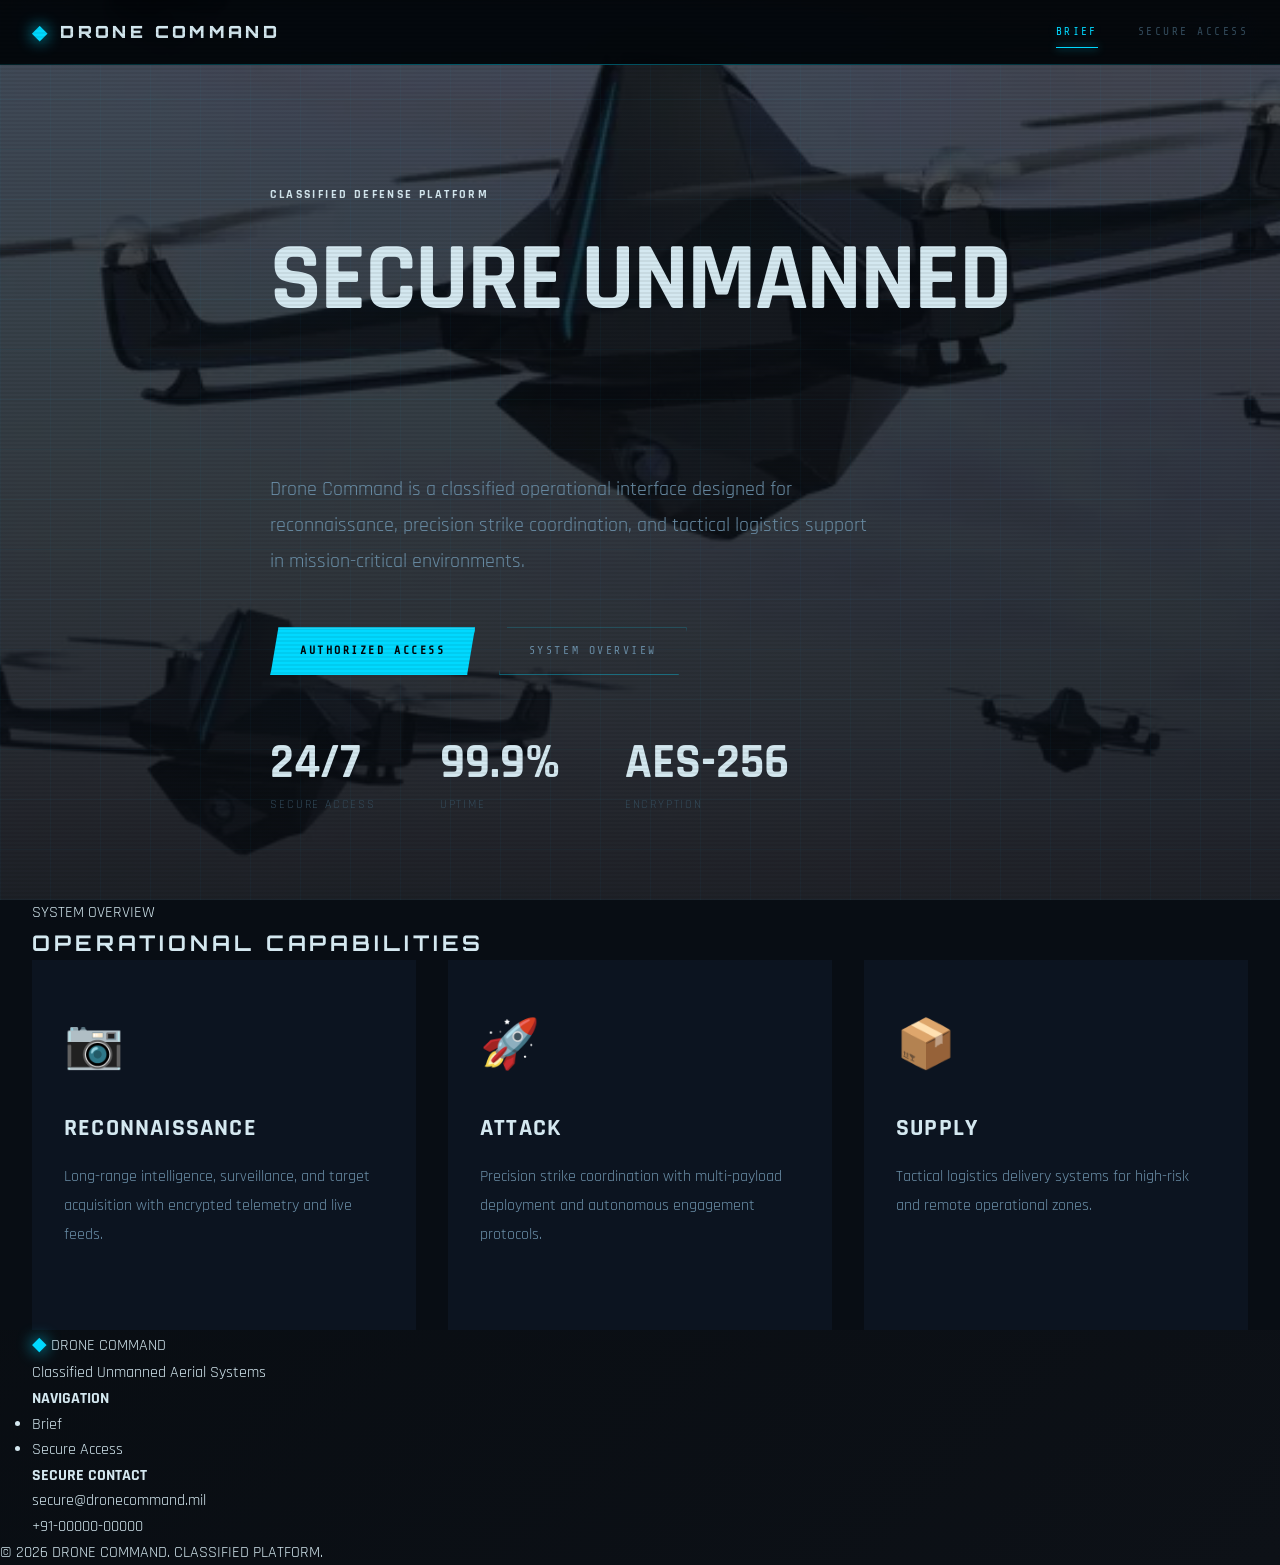
<file: html/index.html>
<!DOCTYPE html>
<html lang="en">
<head>
  <meta charset="UTF-8">
  <title>DRONE COMMAND – Military Drone Solutions</title>
  <link rel="stylesheet" href="../css/theme.css">
  <link rel="stylesheet" href="../css/home.css">

  <!-- Protection: redirect if not logged in -->
  <script>
    if (localStorage.getItem("isLoggedIn") !== "true") {
      window.location.replace("brief.html");
    }
  </script>
</head>
<body class="home-page">

<header class="main-nav">
  <div class="nav-container">
    <div class="logo">
      <span class="logo-icon">◆</span>
      <span class="logo-text">DRONE COMMAND</span>
    </div>
    <nav class="nav-links">
      <a href="index.html" class="active">HOME</a>
      <a href="recon.html">RECON</a>
      <a href="attack.html">ATTACK</a>
      <a href="supply.html">SUPPLY</a>
      <a href="#" class="logout" id="logoutBtn">LOGOUT</a>
    </nav>
  </div>
</header>

<section class="hero">
  <div class="hero-grid"></div>
  <div class="hero-content">
    <div class="hero-label"><br>ADVANCED UNMANNED SYSTEMS</div>
    <h1 class="hero-title">
      <span class="title-line">NEXT GENERATION</span>
      <span class="title-line highlight">AERIAL OPERATIONS</span>
    </h1>
    <p class="hero-subtitle">
      Strategic unmanned aerial systems engineered for reconnaissance,
      precision strike, and tactical logistics in critical operations.
    </p>
  </div>

  <div class="hero-stats">
    <div class="stat-item">
      <div class="stat-number">24/7</div>
      <div class="stat-label">OPERATIONAL</div>
    </div>
    <div class="stat-item">
      <div class="stat-number">98%</div>
      <div class="stat-label">MISSION SUCCESS</div>
    </div>
    <div class="stat-item">
      <div class="stat-number">50+</div>
      <div class="stat-label">ACTIVE UNITS</div>
    </div>
  </div>
</section>

<section class="capabilities">
  <div class="container">
    <div class="section-header">
      <div class="section-label">CORE CAPABILITIES</div>
      <h2 class="section-title">Mission-Critical Systems</h2>
    </div>

    <div class="capabilities-grid">
      <div class="capability-card">
        <div class="card-icon">📷</div>
        <h3 class="card-title">RECONNAISSANCE</h3>
        <p class="card-desc">
          Advanced surveillance and intelligence gathering with real-time data transmission.
        </p>
        <a href="recon.html" class="card-link">VIEW SYSTEMS →</a>
      </div>

      <div class="capability-card">
        <div class="card-icon">🚀</div>
        <h3 class="card-title">ATTACK</h3>
        <p class="card-desc">
          Precision strike platforms with autonomous targeting and multi-payload deployment.
        </p>
        <a href="attack.html" class="card-link">VIEW SYSTEMS →</a>
      </div>

      <div class="capability-card">
        <div class="card-icon">📦</div>
        <h3 class="card-title">SUPPLY</h3>
        <p class="card-desc">
          Tactical logistics drones for resupply in contested and remote environments.
        </p>
        <a href="supply.html" class="card-link">VIEW SYSTEMS →</a>
      </div>
    </div>
  </div>
</section>

<footer class="main-footer">
    <div class="footer-section">
      <h4 class="footer-title">SECURE CONTACT</h4>
      <p class="footer-info">secure@dronecommand.mil</p>
      <p class="footer-info">+91-00000-00000</p>
    </div>
  </div>

  <div class="footer-bottom">
    <p>&copy; 2026 DRONE COMMAND. CLASSIFIED TECHNOLOGY.</p>
  </div>
</footer>

<script>
  document.getElementById("logoutBtn").addEventListener("click", function (e) {
    e.preventDefault();
    localStorage.removeItem("isLoggedIn");
    window.location.replace("brief.html");
  });
</script>

</body>
</html>
</file>
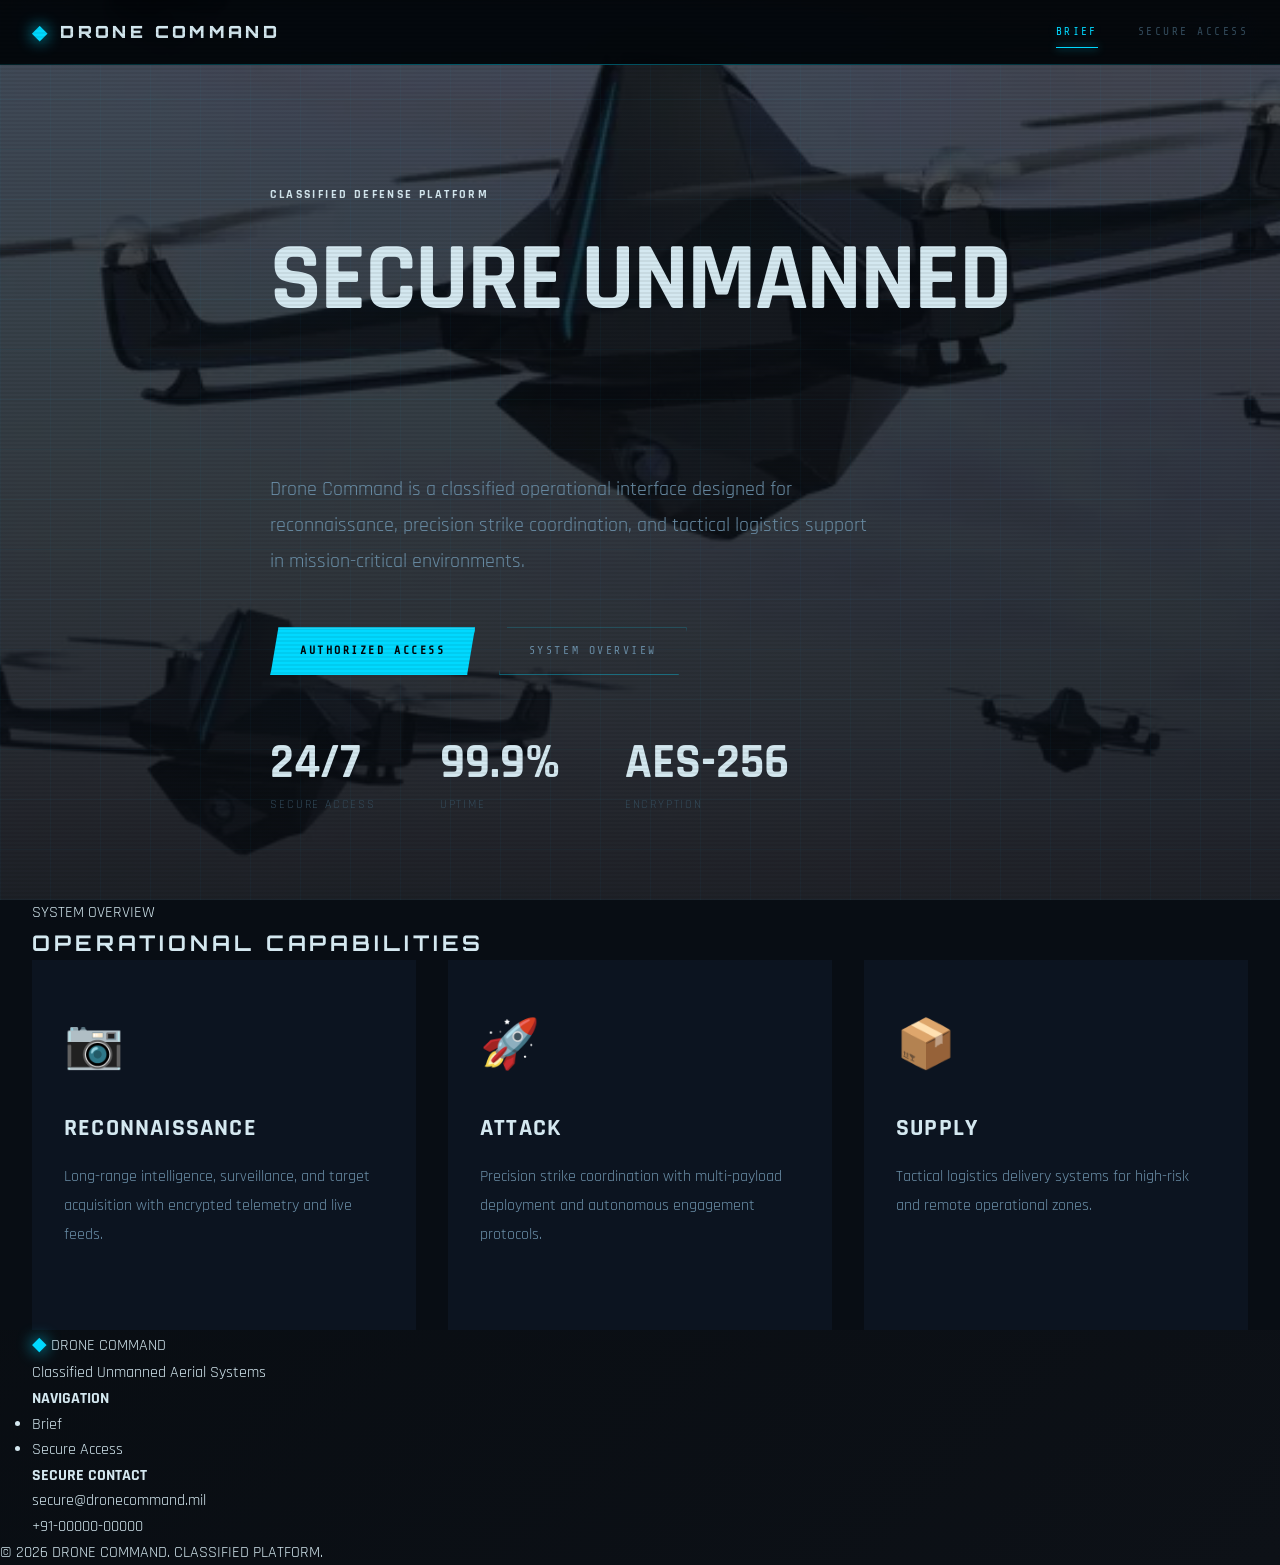
<file: html/attack.html>
<!DOCTYPE html>
<html lang="en">
<head>
  <meta charset="UTF-8">
  <title>Attack – Drone Command</title>
  <meta name="viewport" content="width=device-width, initial-scale=1.0">
  <link rel="stylesheet" href="../css/theme.css">
  <link rel="stylesheet" href="../css/attack.css">
  <script>
    if (localStorage.getItem("isLoggedIn") !== "true") {
      window.location.replace("brief.html");
    }
  </script>
</head>
<body class="attack-page">

<header class="main-nav">
  <div class="nav-container">
    <div class="logo">
      <span class="logo-icon">◆</span>
      <span class="logo-text">DRONE COMMAND</span>
    </div>
    <nav class="nav-links">
      <a href="index.html">HOME</a>
      <a href="recon.html">RECON</a>
      <a href="attack.html" class="active">ATTACK</a>
      <a href="supply.html">SUPPLY</a>
      <a href="#" id="logoutBtn">LOGOUT</a>
    </nav>
  </div>
</header>

<section class="attack-hero">
  <div class="attack-hero-bg">
    <div class="hex-grid"></div>
    <div class="pulse-rings"></div>
    <div class="scan-beams"></div>
  </div>
  <div class="container attack-hero-content">
    <div class="hero-text">
      <span class="hero-badge glow">COMBAT OPERATIONS</span>
      <h1 class="attack-title">
        <span class="title-main">PRECISION STRIKE SYSTEMS</span>
      </h1>
      <p class="attack-subtitle">
        Autonomous aerial strike platforms optimized for high-risk combat scenarios.
      </p>
    </div>
  </div>
</section>

<section class="attack-systems">
  <div class="mission-section container">
    <h2 class="section-title futuristic">Mission Parameters</h2>

    <div class="mission-form">
      <input type="number" id="attack-distance" placeholder="Distance (km)" min="0">
      <input type="number" id="attack-payload" placeholder="Payload Required (kg)" min="0">
      <input type="number" id="attack-duration" placeholder="Duration (hrs)" min="0" step="0.5">
      <select id="attack-strike">
        <option value="">Strike Mode</option>
        <option value="precision">Precision Strike</option>
        <option value="area_suppression">Area Suppression</option>
      </select>
      <select id="attack-stealth">
        <option value="">Stealth Required</option>
        <option value="low">Low</option>
        <option value="medium">Medium</option>
        <option value="high">High</option>
      </select>
      <button class="btn btn-primary attack-recommend-btn" id="attack-btn">RECOMMEND DRONE</button>
    </div>
  </div>

  <div class="container">
    <div class="systems-header">
      <h2 class="section-title futuristic">Recommended Drone</h2>
      <div class="header-line"></div>
    </div>

    <div class="attack-grid">
      <div class="attack-card">
        <div class="attack-card-header">
          <span class="attack-card-designation">RECOMMENDED DRONE</span>
          <span class="attack-card-status">
            <span class="attack-status-dot"></span>
            <span id="attack-condition">—</span>
          </span>
        </div>

        <h3 class="attack-model-name" id="attack-name">—</h3>
        <p class="attack-model-desc" id="attack-sensors">Enter mission parameters above and click Recommend Drone.</p>

        <div class="attack-specs">
          <div class="spec-row">
            <span class="spec-name">Range</span>
            <span class="spec-dots"></span>
            <span class="spec-val" id="attack-range">— km</span>
          </div>
          <div class="spec-row">
            <span class="spec-name">Payload</span>
            <span class="spec-dots"></span>
            <span class="spec-val" id="attack-payload-val">— kg</span>
          </div>
          <div class="spec-row">
            <span class="spec-name">Endurance</span>
            <span class="spec-dots"></span>
            <span class="spec-val" id="attack-endurance">— hrs</span>
          </div>
          <div class="spec-row">
            <span class="spec-name">Strike Mode</span>
            <span class="spec-dots"></span>
            <span class="spec-val" id="attack-strike-val">—</span>
          </div>
          <div class="spec-row">
            <span class="spec-name">Stealth</span>
            <span class="spec-dots"></span>
            <span class="spec-val" id="attack-stealth-val">—</span>
          </div>
        </div>

        <button class="attack-btn" id="attack-select-btn" onclick="window._selectDrone('attack')">SELECT DRONE</button>
      </div>
    </div>
  </div>
</section>

<script>
  document.getElementById("logoutBtn").onclick = function () {
    localStorage.removeItem("isLoggedIn");
    localStorage.removeItem("username");
    localStorage.removeItem("full_name");
    localStorage.removeItem("role");
    window.location.replace("brief.html");
  };

  document.getElementById("attack-btn").addEventListener("click", async function () {
    const distance = document.getElementById("attack-distance").value;
    const payload  = document.getElementById("attack-payload").value;
    const duration = document.getElementById("attack-duration").value;
    const strike   = document.getElementById("attack-strike").value;
    const stealth  = document.getElementById("attack-stealth").value;

    const params = new URLSearchParams({ type: "attack" });
    if (distance) params.append("range_km", distance);
    if (payload)  params.append("payload_kg", payload);
    if (duration) params.append("endurance_hrs", duration);
    if (strike)   params.append("strike_mode", strike);
    if (stealth)  params.append("stealth_level", stealth);

    try {
      const response = await fetch(`http://127.0.0.1:5000/drones/recommend?${params}`);
      const drone = await response.json();

      if (drone.name) {
        document.getElementById("attack-name").textContent        = drone.name;
        document.getElementById("attack-sensors").textContent     = drone.sensors;
        document.getElementById("attack-range").textContent       = drone.range_km + " km";
        document.getElementById("attack-payload-val").textContent = drone.payload_kg + " kg";
        document.getElementById("attack-endurance").textContent   = drone.endurance_hrs + " hrs";
        document.getElementById("attack-strike-val").textContent  = drone.strike_mode.replace("_", " ").toUpperCase();
        document.getElementById("attack-stealth-val").textContent = drone.stealth_level.toUpperCase();
        document.getElementById("attack-condition").textContent   = drone.drone_condition.toUpperCase();
      } else {
        document.getElementById("attack-name").textContent    = "No match found";
        document.getElementById("attack-sensors").textContent = "Try adjusting your mission parameters.";
      }
    } catch (error) {
      document.getElementById("attack-name").textContent    = "Connection error";
      document.getElementById("attack-sensors").textContent = "Make sure the backend is running on port 5000.";
    }
  });
</script>

<script src="../js/drone-sim.js"></script>
<script>
  window._selectDrone = function (type) {
    const name = document.getElementById('attack-name').textContent;
    if (!name || name === '—' || name === 'No match found' || name === 'Connection error') {
      alert('Please recommend a drone first before selecting.');
      return;
    }
    DroneSim.trigger({
      type,
      name,
      range_km      : document.getElementById('attack-range').textContent,
      payload_kg    : document.getElementById('attack-payload-val').textContent,
      endurance_hrs : document.getElementById('attack-endurance').textContent,
      stealth_level : document.getElementById('attack-stealth-val').textContent,
      strike_mode   : document.getElementById('attack-strike-val').textContent,
    });
  };
</script>
</body>
</html>
</file>
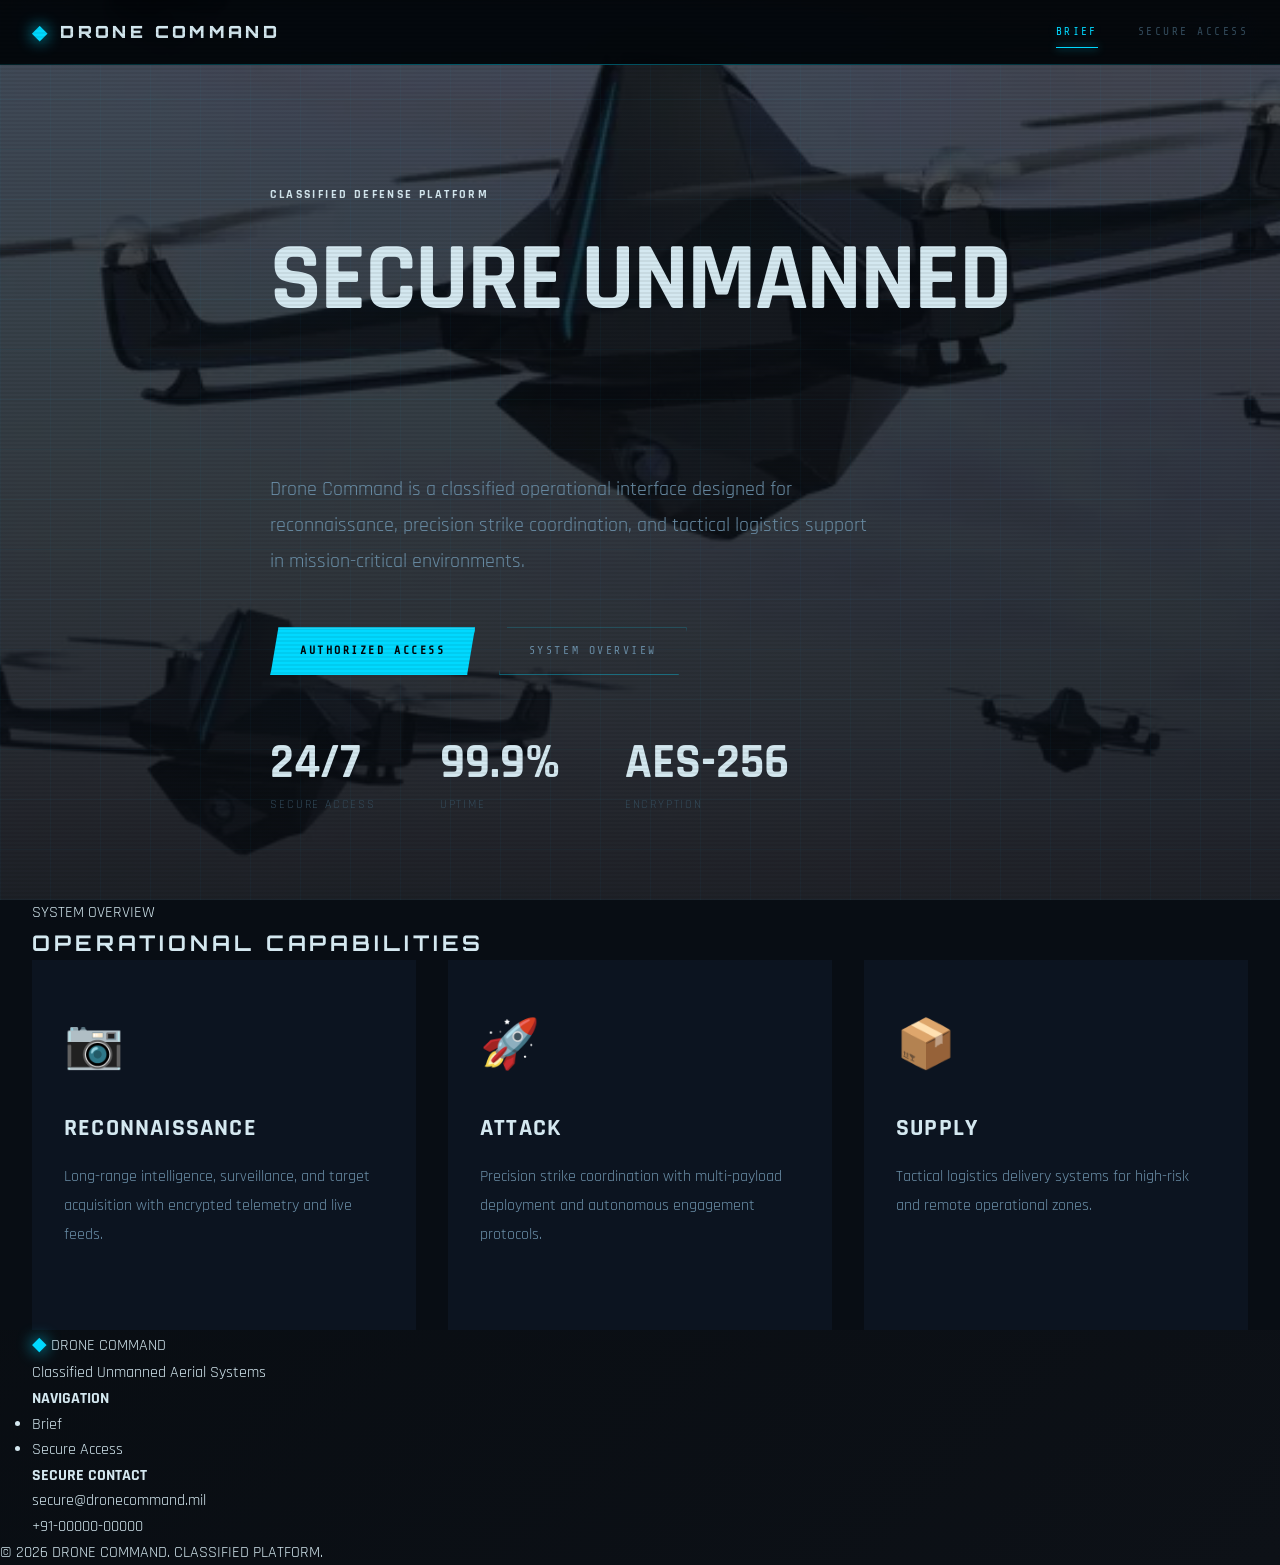
<file: html/brief.html>
<!DOCTYPE html>
<html lang="en">
<head>
  <meta charset="UTF-8">
  <title>Drone Command – System Brief</title>
  <meta name="viewport" content="width=device-width, initial-scale=1.0">
  <link rel="stylesheet" href="../css/theme.css">
  <link rel="stylesheet" href="../css/brief.css">
</head>
<body class="brief-page">

<header class="main-nav">
  <div class="nav-container">
    <div class="logo">
      <span class="logo-icon">◆</span>
      <span class="logo-text">DRONE COMMAND</span>
    </div>
    <nav class="nav-links">
      <a href="brief.html" class="active">BRIEF</a>
      <a href="login.html">SECURE ACCESS</a>
    </nav>
  </div>
</header>

<section class="hero">
  <div class="hero-grid"></div>

  <div class="hero-content">
    <div class="hero-label"><br>CLASSIFIED DEFENSE PLATFORM</div>

    <h1 class="hero-title">
      <span class="title-line">SECURE UNMANNED</span>
      <span class="title-line highlight">AERIAL COMMAND</span>
    </h1>

    <p class="hero-subtitle">
      Drone Command is a classified operational interface designed for
      reconnaissance, precision strike coordination, and tactical logistics
      support in mission-critical environments.
    </p>

    <div class="hero-cta">
      <a href="login.html" class="btn btn-primary">AUTHORIZED ACCESS</a>
      <a href="#overview" class="btn btn-secondary">SYSTEM OVERVIEW</a>
    </div>

    <div class="hero-stats">
      <div class="stat-item">
        <div class="stat-number">24/7</div>
        <div class="stat-label">SECURE ACCESS</div>
      </div>
      <div class="stat-item">
        <div class="stat-number">99.9%</div>
        <div class="stat-label">UPTIME</div>
      </div>
      <div class="stat-item">
        <div class="stat-number">AES-256</div>
        <div class="stat-label">ENCRYPTION</div>
      </div>
    </div>
  </div>
</section>

<section id="overview" class="capabilities">
  <div class="container">
    <div class="section-header">
      <div class="section-label">SYSTEM OVERVIEW</div>
      <h2 class="section-title">Operational Capabilities</h2>
    </div>

    <div class="capabilities-grid">
      <div class="capability-card">
        <div class="card-icon">📷</div>
        <h3 class="card-title">RECONNAISSANCE</h3>
        <p class="card-desc">
          Long-range intelligence, surveillance, and target acquisition
          with encrypted telemetry and live feeds.
        </p>
      </div>

      <div class="capability-card">
        <div class="card-icon">🚀</div>
        <h3 class="card-title">ATTACK</h3>
        <p class="card-desc">
          Precision strike coordination with multi-payload deployment
          and autonomous engagement protocols.
        </p>
      </div>

      <div class="capability-card">
        <div class="card-icon">📦</div>
        <h3 class="card-title">SUPPLY</h3>
        <p class="card-desc">
          Tactical logistics delivery systems for high-risk and remote
          operational zones.
        </p>
      </div>
    </div>
  </div>
</section>

<footer class="main-footer">
  <div class="container footer-content">
    <div class="footer-section">
      <div class="footer-logo">
        <span class="logo-icon">◆</span>
        <span class="logo-text">DRONE COMMAND</span>
      </div>
      <p class="footer-tagline">Classified Unmanned Aerial Systems</p>
    </div>

    <div class="footer-section">
      <h4 class="footer-title">NAVIGATION</h4>
      <ul class="footer-links">
        <li><a href="brief.html">Brief</a></li>
        <li><a href="login.html">Secure Access</a></li>
      </ul>
    </div>

    <div class="footer-section">
      <h4 class="footer-title">SECURE CONTACT</h4>
      <p class="footer-info">secure@dronecommand.mil</p>
      <p class="footer-info">+91-00000-00000</p>
    </div>
  </div>

  <div class="footer-bottom">
    <p>&copy; 2026 DRONE COMMAND. CLASSIFIED PLATFORM.</p>
  </div>
</footer>

</body>
</html>
</file>
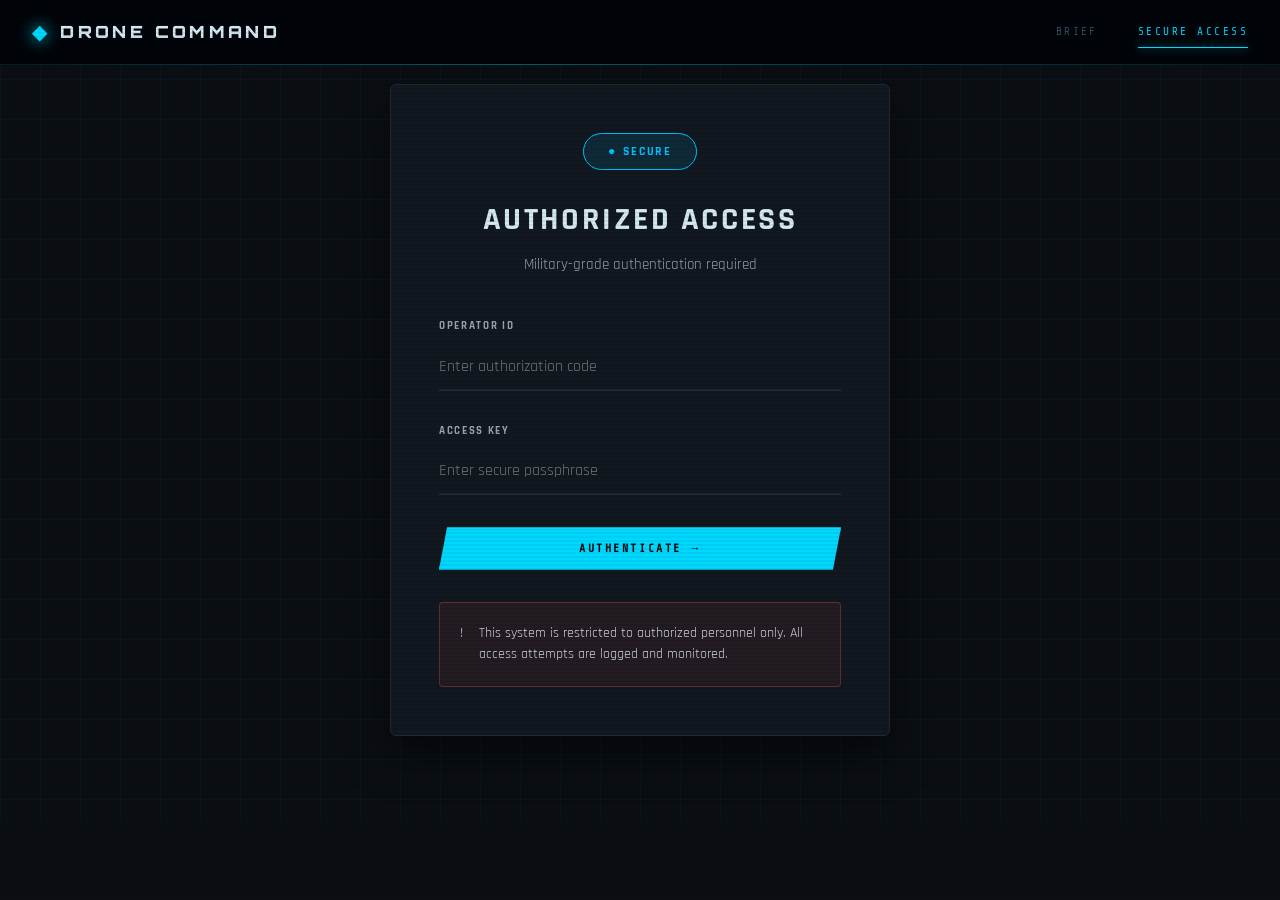
<file: html/login.html>
<!DOCTYPE html>
<html lang="en">
<head>
  <meta charset="UTF-8">
  <title>Secure Access – Drone Command</title>
  <meta name="viewport" content="width=device-width, initial-scale=1.0">
  <link rel="stylesheet" href="../css/theme.css">
  <link rel="stylesheet" href="../css/login.css">
</head>
<body class="login-page">

<header class="main-nav">
  <div class="nav-container">
    <div class="logo">
      <span class="logo-icon">◆</span>
      <span class="logo-text">DRONE COMMAND</span>
    </div>
    <nav class="nav-links">
      <a href="brief.html">BRIEF</a>
      <a href="login.html" class="active">SECURE ACCESS</a>
    </nav>
  </div>
</header>

<section class="login-section">
  <div class="login-background">
    <div class="scan-line"></div>
    <div class="grid-overlay"></div>
  </div>

  <div class="login-container">
    <div class="login-header">
      <div class="security-badge">
        <div class="badge-inner">
          <span class="badge-icon">●</span>
          <span class="badge-status">SECURE</span>
        </div>
      </div>
      <h1 class="login-title">AUTHORIZED ACCESS</h1>
      <p class="login-subtitle">Military-grade authentication required</p>
    </div>

    <form class="login-form" id="loginForm">
      <div class="form-group">
        <label class="form-label">OPERATOR ID</label>
        <input id="username" type="text" class="form-input" placeholder="Enter authorization code" required>
        <div class="input-line"></div>
      </div>

      <div class="form-group">
        <label class="form-label">ACCESS KEY</label>
        <input id="password" type="password" class="form-input" placeholder="Enter secure passphrase" required>
        <div class="input-line"></div>
      </div>

      <p id="error-msg" style="color: red; font-size: 0.8rem; display: none; margin-bottom: 1rem;">
        Invalid credentials. Access denied.
      </p>

      <button type="submit" class="btn btn-primary btn-full">
        <span>AUTHENTICATE</span>
        <span class="btn-arrow">→</span>
      </button>

      <div class="security-notice">
        <div class="notice-icon">!</div>
        <p>
          This system is restricted to authorized personnel only.
          All access attempts are logged and monitored.
        </p>
      </div>
    </form>
  </div>
</section>

<script>
  document.getElementById("loginForm").addEventListener("submit", async function (e) {
    e.preventDefault();

    const username = document.getElementById("username").value.trim();
    const password = document.getElementById("password").value;
    const errorMsg = document.getElementById("error-msg");

    try {
      const response = await fetch(
        `http://127.0.0.1:5000/login?username=${username}&password=${password}`
      );
      const data = await response.json();

      if (data.success) {
        // store user info for use across pages
        localStorage.setItem("isLoggedIn", "true");
        localStorage.setItem("username", data.username);
        localStorage.setItem("full_name", data.full_name);
        localStorage.setItem("role", data.role);
        window.location.replace("index.html");
      } else {
        errorMsg.style.display = "block";
      }
    } catch (error) {
      errorMsg.textContent = "Could not connect to server. Make sure the backend is running.";
      errorMsg.style.display = "block";
    }
  });
</script>

</body>
</html>
</file>
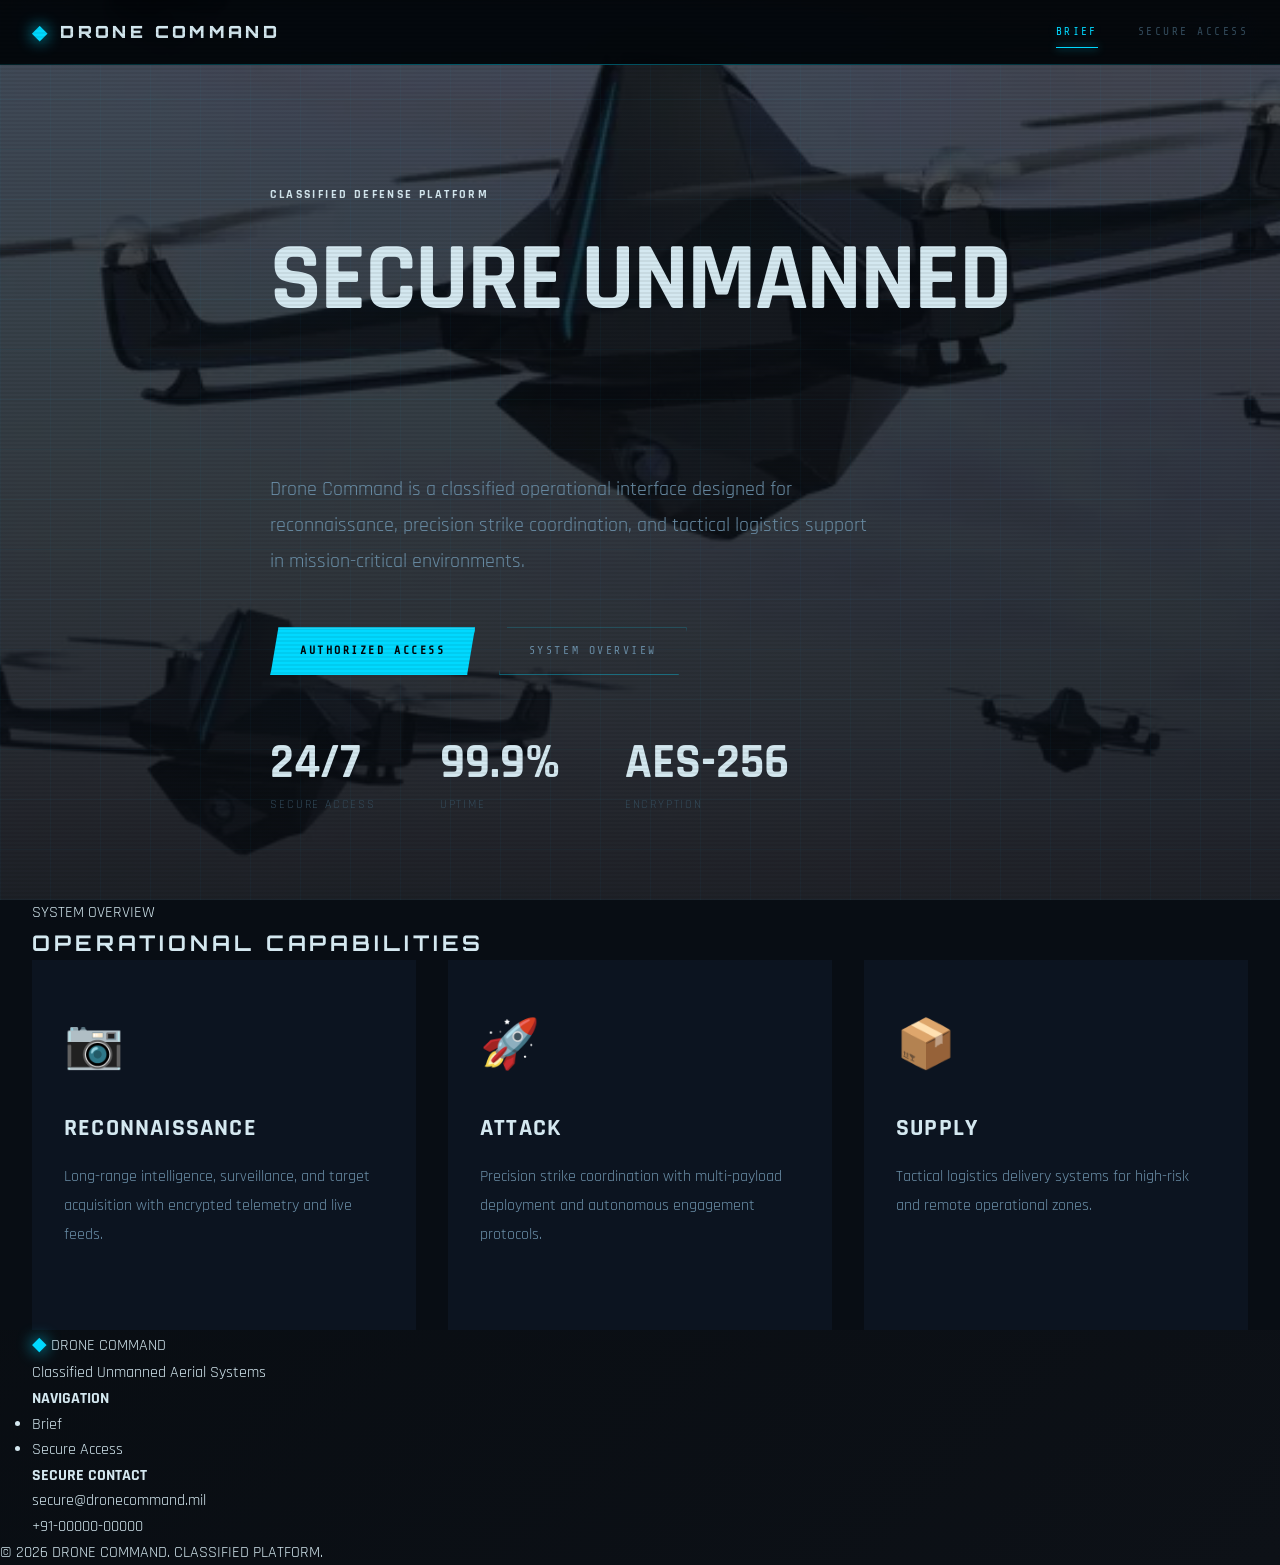
<file: html/recon.html>
<!DOCTYPE html>
<html lang="en">
<head>
  <meta charset="UTF-8">
  <title>Reconnaissance – Drone Command</title>
  <meta name="viewport" content="width=device-width, initial-scale=1.0">
  <link rel="stylesheet" href="../css/theme.css">
  <link rel="stylesheet" href="../css/recon.css">
  <script>
    if (localStorage.getItem("isLoggedIn") !== "true") {
      window.location.replace("brief.html");
    }
  </script>
</head>
<body class="recon-page">

<header class="main-nav">
  <div class="nav-container">
    <div class="logo">
      <span class="logo-icon">◆</span>
      <span class="logo-text">DRONE COMMAND</span>
    </div>
    <nav class="nav-links">
      <a href="index.html">HOME</a>
      <a href="recon.html" class="active">RECON</a>
      <a href="attack.html">ATTACK</a>
      <a href="supply.html">SUPPLY</a>
      <a href="#" id="logoutBtn">LOGOUT</a>
    </nav>
  </div>
</header>

<section class="recon-hero">
  <div class="recon-hero-bg">
    <div class="tactical-grid"></div>
    <div class="radar-sweep"></div>
  </div>
  <div class="container">
    <div class="recon-hero-content">
      <div class="hero-badge">ISR OPERATIONS</div>
      <h1 class="recon-title">RECONNAISSANCE SYSTEMS</h1>
      <p class="recon-subtitle">Modern tactical intelligence platforms.</p>
    </div>
  </div>
</section>

<section class="mission-section container">
  <h2 class="section-title">Mission Parameters</h2>

  <div class="mission-form">
    <input type="number" id="recon-distance" placeholder="Distance (km)" min="0">
    <input type="number" id="recon-duration" placeholder="Duration (hrs)" min="0" step="0.5">
    <select id="recon-sensor">
      <option value="">Sensor Type</option>
      <option value="EO">EO / Optical</option>
      <option value="Thermal">Thermal</option>
      <option value="IR">IR</option>
      <option value="SAR">SAR Radar</option>
    </select>
    <select id="recon-stealth">
      <option value="">Stealth Required</option>
      <option value="low">Low</option>
      <option value="medium">Medium</option>
      <option value="high">High</option>
    </select>
    <button class="btn btn-primary" id="recon-btn">RECOMMEND DRONE</button>
  </div>
</section>

<section class="recon-systems container">
  <div class="systems-header">
    <h2 class="section-title">Recommended Drone</h2>
    <div class="recon-header-line"></div>
  </div>

  <div class="recon-grid">
    <div class="recon-card">
      <div class="recon-card-header">
        <span class="recon-card-designation">RECOMMENDED DRONE</span>
        <span class="recon-card-status">
          <span class="recon-status-dot"></span>
          <span id="recon-condition">—</span>
        </span>
      </div>

      <h3 class="recon-model-name" id="recon-name">—</h3>
      <p class="recon-model-desc" id="recon-sensors">Enter mission parameters above and click Recommend Drone.</p>

      <div class="recon-specs">
        <div class="spec-row">
          <span class="spec-name">Range</span>
          <span class="recon-spec-dots"></span>
          <span class="spec-val" id="recon-range">— km</span>
        </div>
        <div class="spec-row">
          <span class="spec-name">Endurance</span>
          <span class="recon-spec-dots"></span>
          <span class="spec-val" id="recon-endurance">— hrs</span>
        </div>
        <div class="spec-row">
          <span class="spec-name">Stealth</span>
          <span class="recon-spec-dots"></span>
          <span class="spec-val" id="recon-stealth-val">—</span>
        </div>
        <div class="spec-row">
          <span class="spec-name">Payload</span>
          <span class="recon-spec-dots"></span>
          <span class="spec-val" id="recon-payload">— kg</span>
        </div>
      </div>

      <button class="recon-select-btn" id="recon-select-btn" onclick="window._selectDrone('recon')">SELECT DRONE</button>
    </div>
  </div>
</section>

<script>
  document.getElementById("logoutBtn").onclick = function () {
    localStorage.removeItem("isLoggedIn");
    localStorage.removeItem("username");
    localStorage.removeItem("full_name");
    localStorage.removeItem("role");
    window.location.replace("brief.html");
  };

  document.getElementById("recon-btn").addEventListener("click", async function () {
    const distance = document.getElementById("recon-distance").value;
    const duration = document.getElementById("recon-duration").value;
    const stealth  = document.getElementById("recon-stealth").value;

    const params = new URLSearchParams({ type: "recon" });
    if (distance) params.append("range_km", distance);
    if (duration) params.append("endurance_hrs", duration);
    if (stealth)  params.append("stealth_level", stealth);

    try {
      const response = await fetch(`http://127.0.0.1:5000/drones/recommend?${params}`);
      const drone = await response.json();

      if (drone.name) {
        document.getElementById("recon-name").textContent      = drone.name;
        document.getElementById("recon-sensors").textContent   = drone.sensors;
        document.getElementById("recon-range").textContent     = drone.range_km + " km";
        document.getElementById("recon-endurance").textContent = drone.endurance_hrs + " hrs";
        document.getElementById("recon-stealth-val").textContent = drone.stealth_level.toUpperCase();
        document.getElementById("recon-payload").textContent   = drone.payload_kg + " kg";
        document.getElementById("recon-condition").textContent = drone.drone_condition.toUpperCase();
      } else {
        document.getElementById("recon-name").textContent    = "No match found";
        document.getElementById("recon-sensors").textContent = "Try adjusting your mission parameters.";
      }
    } catch (error) {
      document.getElementById("recon-name").textContent    = "Connection error";
      document.getElementById("recon-sensors").textContent = "Make sure the backend is running on port 5000.";
    }
  });
</script>

<script src="../js/drone-sim.js"></script>
<script>
  window._selectDrone = function (type) {
    const name = document.getElementById('recon-name').textContent;
    if (!name || name === '—' || name === 'No match found' || name === 'Connection error') {
      alert('Please recommend a drone first before selecting.');
      return;
    }
    DroneSim.trigger({
      type,
      name,
      range_km      : document.getElementById('recon-range').textContent,
      payload_kg    : document.getElementById('recon-payload').textContent,
      endurance_hrs : document.getElementById('recon-endurance').textContent,
      stealth_level : document.getElementById('recon-stealth-val').textContent,
    });
  };
</script>
</body>
</html>
</file>
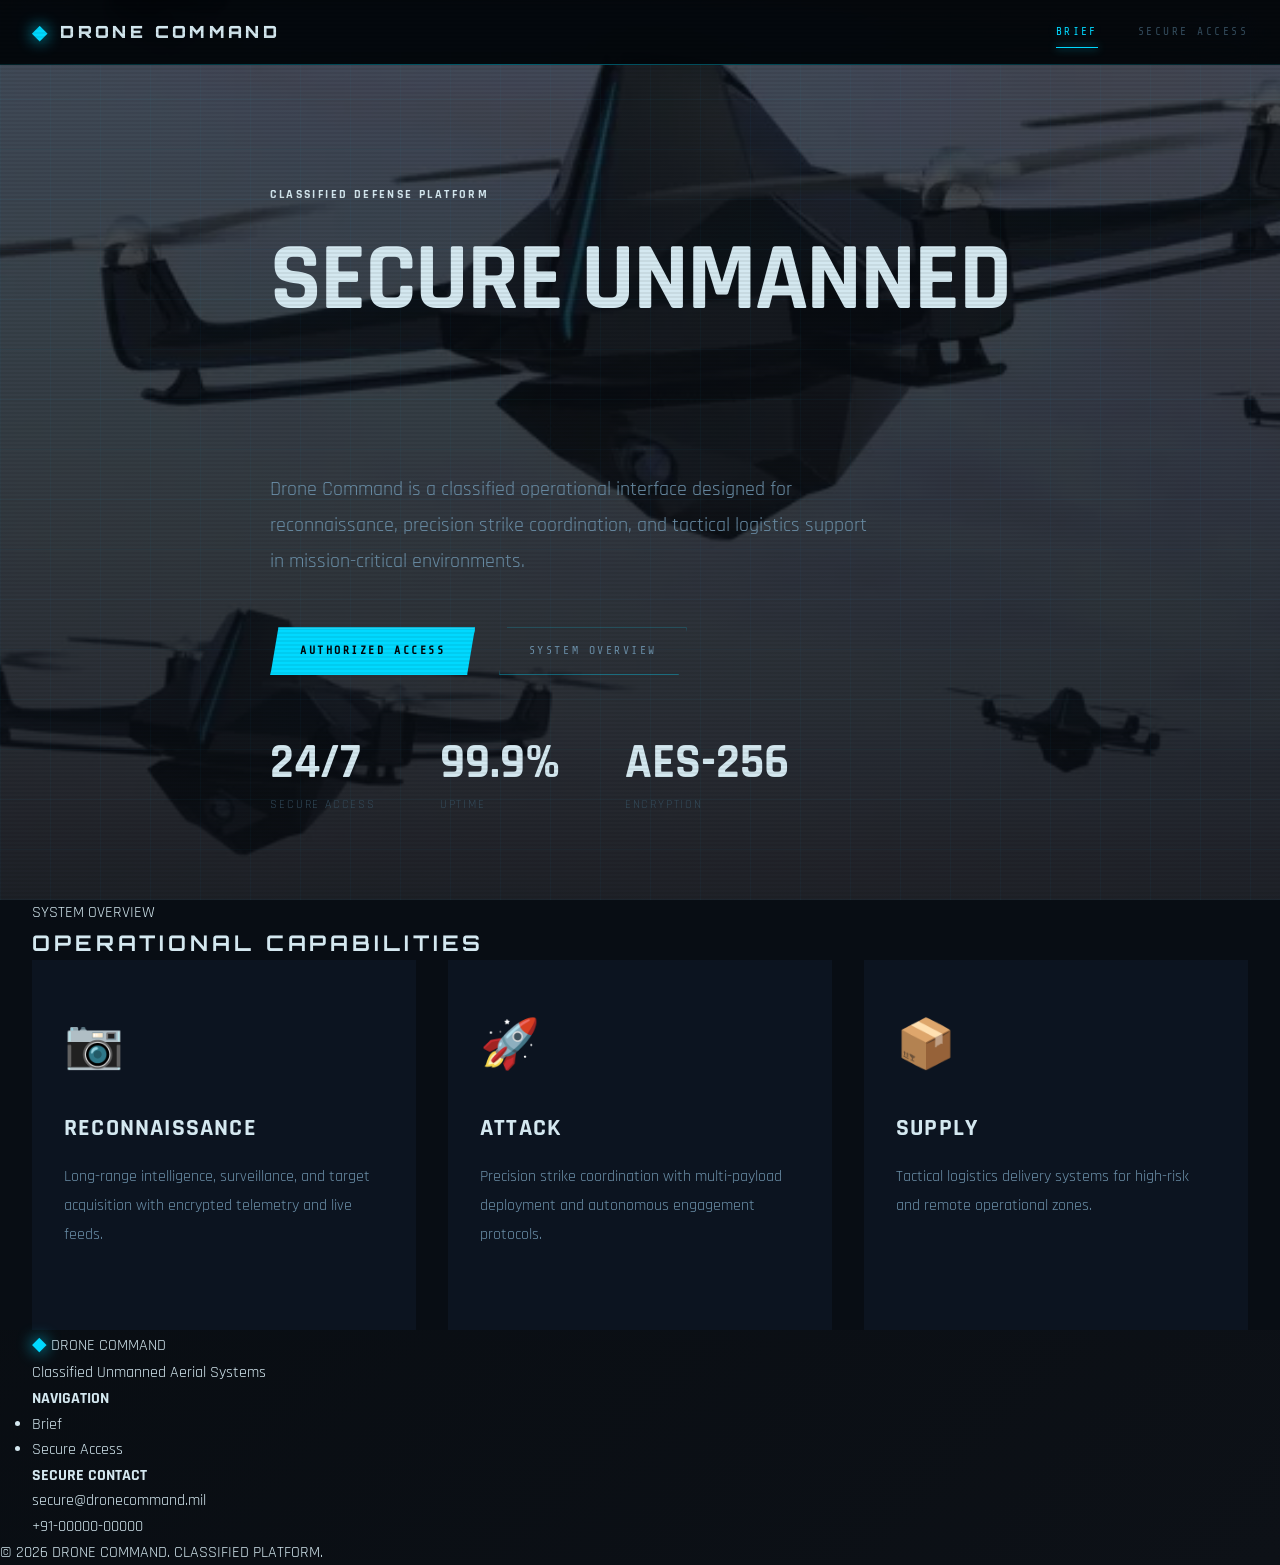
<file: html/supply.html>
<!DOCTYPE html>
<html lang="en">
<head>
  <meta charset="UTF-8">
  <title>Supply – Drone Command</title>
  <meta name="viewport" content="width=device-width, initial-scale=1.0">
  <link rel="stylesheet" href="../css/theme.css">
  <link rel="stylesheet" href="../css/supply.css">
  <script>
    if (localStorage.getItem("isLoggedIn") !== "true") {
      window.location.replace("brief.html");
    }
  </script>
</head>
<body class="supply-page">

<header class="main-nav">
  <div class="nav-container">
    <div class="logo">
      <span class="logo-icon">◆</span>
      <span class="logo-text">DRONE COMMAND</span>
    </div>
    <nav class="nav-links">
      <a href="index.html">HOME</a>
      <a href="recon.html">RECON</a>
      <a href="attack.html">ATTACK</a>
      <a href="supply.html" class="active">SUPPLY</a>
      <a href="#" id="logoutBtn">LOGOUT</a>
    </nav>
  </div>
</header>

<section class="supply-hero">
  <div class="supply-hero-bg">
    <div class="industrial-pattern"></div>
    <div class="cargo-pulse"></div>
  </div>
  <div class="container">
    <div class="supply-hero-content">
      <div class="supply-hero-badge">LOGISTICS SUPPORT</div>
      <h1 class="supply-title">TACTICAL CARGO SYSTEMS</h1>
      <p class="supply-subtitle">Autonomous logistics and resupply platforms.</p>
    </div>
  </div>
</section>

<section class="mission-section container">
  <h2 class="section-title">Mission Parameters</h2>

  <div class="mission-form">
    <input type="number" id="supply-distance" placeholder="Distance (km)" min="0">
    <input type="number" id="supply-cargo" placeholder="Cargo Weight (kg)" min="0">
    <input type="number" id="supply-duration" placeholder="Duration (hrs)" min="0" step="0.5">
    <select id="supply-delivery">
      <option value="">Delivery Mode</option>
      <option value="drop">Drop</option>
      <option value="land">Land</option>
    </select>
    <button class="btn supply-recommend-btn" id="supply-btn">RECOMMEND DRONE</button>
  </div>
</section>

<section class="supply-systems container">
  <div class="systems-header">
    <h2 class="section-title">Recommended Drone</h2>
    <div class="supply-header-line"></div>
  </div>

  <div class="supply-grid">
    <div class="supply-card">
      <div class="supply-card-header">
        <span class="supply-card-designation">RECOMMENDED DRONE</span>
        <span class="supply-card-status">
          <span class="supply-status-dot"></span>
          <span id="supply-condition">—</span>
        </span>
      </div>

      <h3 class="supply-model-name" id="supply-name">—</h3>
      <p class="supply-model-desc" id="supply-sensors">Enter mission parameters above and click Recommend Drone.</p>

      <div class="supply-specs">
        <div class="spec-row">
          <span class="spec-name">Range</span>
          <span class="supply-spec-dots"></span>
          <span class="spec-val" id="supply-range">— km</span>
        </div>
        <div class="spec-row">
          <span class="spec-name">Payload</span>
          <span class="supply-spec-dots"></span>
          <span class="spec-val" id="supply-payload">— kg</span>
        </div>
        <div class="spec-row">
          <span class="spec-name">Endurance</span>
          <span class="supply-spec-dots"></span>
          <span class="spec-val" id="supply-endurance">— hrs</span>
        </div>
        <div class="spec-row">
          <span class="spec-name">Delivery</span>
          <span class="supply-spec-dots"></span>
          <span class="spec-val" id="supply-delivery-val">—</span>
        </div>
      </div>

      <button class="supply-select-btn" id="supply-select-btn" onclick="window._selectDrone('supply')">SELECT DRONE</button>
    </div>
  </div>
</section>

<script>
  document.getElementById("logoutBtn").onclick = function () {
    localStorage.removeItem("isLoggedIn");
    localStorage.removeItem("username");
    localStorage.removeItem("full_name");
    localStorage.removeItem("role");
    window.location.replace("brief.html");
  };

  document.getElementById("supply-btn").addEventListener("click", async function () {
    const distance = document.getElementById("supply-distance").value;
    const cargo    = document.getElementById("supply-cargo").value;
    const duration = document.getElementById("supply-duration").value;
    const delivery = document.getElementById("supply-delivery").value;

    const params = new URLSearchParams({ type: "supply" });
    if (distance) params.append("range_km", distance);
    if (cargo)    params.append("payload_kg", cargo);
    if (duration) params.append("endurance_hrs", duration);
    if (delivery) params.append("delivery_mode", delivery);

    try {
      const response = await fetch(`http://127.0.0.1:5000/drones/recommend?${params}`);
      const drone = await response.json();

      if (drone.name) {
        document.getElementById("supply-name").textContent         = drone.name;
        document.getElementById("supply-sensors").textContent      = drone.sensors;
        document.getElementById("supply-range").textContent        = drone.range_km + " km";
        document.getElementById("supply-payload").textContent      = drone.payload_kg + " kg";
        document.getElementById("supply-endurance").textContent    = drone.endurance_hrs + " hrs";
        document.getElementById("supply-delivery-val").textContent = drone.delivery_mode.toUpperCase();
        document.getElementById("supply-condition").textContent    = drone.drone_condition.toUpperCase();
      } else {
        document.getElementById("supply-name").textContent    = "No match found";
        document.getElementById("supply-sensors").textContent = "Try adjusting your mission parameters.";
      }
    } catch (error) {
      document.getElementById("supply-name").textContent    = "Connection error";
      document.getElementById("supply-sensors").textContent = "Make sure the backend is running on port 5000.";
    }
  });
</script>

<script src="../js/drone-sim.js"></script>
<script>
  window._selectDrone = function (type) {
    const name = document.getElementById('supply-name').textContent;
    if (!name || name === '—' || name === 'No match found' || name === 'Connection error') {
      alert('Please recommend a drone first before selecting.');
      return;
    }
    DroneSim.trigger({
      type,
      name,
      range_km      : document.getElementById('supply-range').textContent,
      payload_kg    : document.getElementById('supply-payload').textContent,
      endurance_hrs : document.getElementById('supply-endurance').textContent,
      delivery_mode : document.getElementById('supply-delivery-val').textContent,
    });
  };
</script>
</body>
</html>
</file>
<file: css/theme.css>
@import url('https://fonts.googleapis.com/css2?family=Orbitron:wght@400;500;700;900&family=Rajdhani:wght@300;400;500;600;700&family=Space+Mono:ital,wght@0,400;0,700;1,400&family=Share+Tech+Mono&display=swap');

:root {
  --bg-void:       #020508;
  --bg-primary:    #050a0f;
  --bg-secondary:  #080d14;
  --bg-tertiary:   #0c1420;
  --bg-glass:      rgba(8,13,20,0.85);
  --text-primary:  #d4e8f0;
  --text-secondary:#6b8fa8;
  --text-muted:    #344d5e;
  --cyan:          #00d9ff;
  --cyan-dim:      #007a9e;
  --cyan-glow:     rgba(0,217,255,0.25);
  --cyan-trace:    rgba(0,217,255,0.06);
  --recon-accent:  #00ff88;
  --recon-dim:     #006633;
  --recon-glow:    rgba(0,255,136,0.2);
  --attack-accent: #ff1f4b;
  --attack-dim:    #7a0020;
  --attack-glow:   rgba(255,31,75,0.2);
  --supply-accent: #ff8c00;
  --supply-dim:    #7a3d00;
  --supply-glow:   rgba(255,140,0,0.2);
  --border:        rgba(0,217,255,0.12);
  --border-bright: rgba(0,217,255,0.35);
  --font-hud:    'Share Tech Mono','Courier New',monospace;
  --font-title:  'Orbitron',sans-serif;
  --font-body:   'Rajdhani',sans-serif;
  --font-mono:   'Space Mono',monospace;
}

*,*::before,*::after{margin:0;padding:0;box-sizing:border-box;}
html{scroll-behavior:smooth;}

body {
  font-family: var(--font-body);
  background: var(--bg-void);
  color: var(--text-primary);
  line-height: 1.6;
  overflow-x: hidden;
  min-height: 100vh;
}

body::after {
  content:'';
  position:fixed;inset:0;z-index:9997;pointer-events:none;
  background:repeating-linear-gradient(0deg,transparent,transparent 2px,rgba(0,0,0,0.06) 2px,rgba(0,0,0,0.06) 4px);
}

a{text-decoration:none;color:inherit;transition:all 0.25s ease;}
button{font-family:inherit;cursor:pointer;border:none;background:none;}
img{max-width:100%;display:block;}
input,select{font-family:inherit;}

.container{max-width:1400px;margin:0 auto;padding:0 2rem;}

.main-nav {
  position:fixed;top:0;left:0;right:0;z-index:1000;
  background:rgba(2,5,8,0.94);
  backdrop-filter:blur(20px) saturate(180%);
  border-bottom:1px solid var(--border);
  animation:navDrop 0.8s cubic-bezier(0.16,1,0.3,1);
}
.main-nav::after {
  content:'';position:absolute;bottom:-1px;left:0;right:0;height:1px;
  background:linear-gradient(90deg,transparent,var(--cyan) 40%,transparent);
  opacity:0.35;
}
@keyframes navDrop{from{transform:translateY(-110%);opacity:0;}to{transform:translateY(0);opacity:1;}}

.nav-container {
  max-width:1400px;margin:0 auto;padding:0 2rem;height:64px;
  display:flex;justify-content:space-between;align-items:center;
}
.logo {
  display:flex;align-items:center;gap:10px;
  font-family:var(--font-title);font-weight:900;font-size:1.05rem;
  letter-spacing:0.2em;color:var(--text-primary);
}
.logo-icon {
  color:var(--cyan);font-size:1.2rem;
  filter:drop-shadow(0 0 8px var(--cyan));
  animation:logoPulse 3s ease-in-out infinite;
}
@keyframes logoPulse{
  0%,100%{filter:drop-shadow(0 0 8px var(--cyan));opacity:1;}
  50%{filter:drop-shadow(0 0 18px var(--cyan));opacity:0.75;}
}
.nav-links{display:flex;gap:2.5rem;align-items:center;}
.nav-links a {
  font-family:var(--font-hud);font-size:0.7rem;letter-spacing:0.22em;
  color:var(--text-muted);padding:0.3rem 0;position:relative;text-transform:uppercase;
  transition:color 0.2s;
}
.nav-links a::after {
  content:'';position:absolute;bottom:-2px;left:0;
  width:0;height:1px;background:var(--cyan);
  box-shadow:0 0 8px var(--cyan);transition:width 0.3s ease;
}
.nav-links a:hover,.nav-links a.active{color:var(--cyan);text-shadow:0 0 10px var(--cyan-glow);}
.nav-links a:hover::after,.nav-links a.active::after{width:100%;}

.section-title,.futuristic {
  font-family:var(--font-title);font-size:clamp(1rem,2.5vw,1.35rem);
  font-weight:700;letter-spacing:0.18em;text-transform:uppercase;
}

.btn {
  display:inline-flex;align-items:center;gap:0.6rem;
  padding:0.85rem 1.8rem;font-family:var(--font-hud);
  font-size:0.72rem;letter-spacing:0.22em;text-transform:uppercase;
  border:1px solid;position:relative;overflow:hidden;
  transition:all 0.3s ease;
  clip-path:polygon(8px 0%,100% 0%,calc(100% - 8px) 100%,0% 100%);
}
.btn-primary {
  background:var(--cyan);border-color:var(--cyan);color:var(--bg-void);font-weight:700;
  box-shadow:0 0 20px rgba(0,217,255,0.3),inset 0 1px 0 rgba(255,255,255,0.15);
}
.btn-primary:hover {
  background:transparent;color:var(--cyan);
  box-shadow:0 0 30px rgba(0,217,255,0.5),0 0 60px rgba(0,217,255,0.15);
}
.btn-secondary{background:transparent;border-color:var(--border-bright);color:var(--text-secondary);}
.btn-secondary:hover{border-color:var(--cyan);color:var(--cyan);box-shadow:0 0 16px var(--cyan-glow);}
.btn-full{width:100%;justify-content:center;}

.mission-form input,.mission-form select {
  background:rgba(0,217,255,0.02);border:1px solid rgba(0,217,255,0.14);
  color:var(--text-primary);padding:0.85rem 1rem;
  font-family:var(--font-hud);font-size:0.78rem;letter-spacing:0.06em;
  outline:none;width:100%;transition:border-color 0.2s,box-shadow 0.2s;
  clip-path:polygon(6px 0,100% 0,calc(100% - 6px) 100%,0 100%);
}
.mission-form input::placeholder{color:var(--text-muted);}
.mission-form select option{background:var(--bg-secondary);}

.spec-row {
  display:grid;grid-template-columns:auto 1fr auto;
  gap:0.75rem;align-items:center;padding:0.55rem 0;
  border-bottom:1px solid rgba(255,255,255,0.03);
}
.spec-row:last-child{border-bottom:none;}
.spec-name{font-family:var(--font-hud);font-size:0.67rem;letter-spacing:0.18em;color:var(--text-muted);text-transform:uppercase;white-space:nowrap;}
.spec-val{font-family:var(--font-hud);font-size:0.8rem;color:var(--text-primary);text-align:right;letter-spacing:0.06em;}
.spec-dots,.recon-spec-dots,.supply-spec-dots{height:1px;background:repeating-linear-gradient(90deg,var(--border) 0 3px,transparent 3px 7px);}

.systems-header{display:flex;gap:1.5rem;align-items:center;margin-bottom:2.5rem;}
.header-line,.recon-header-line,.supply-header-line{flex:1;height:1px;opacity:0.3;}
.header-line{background:linear-gradient(90deg,var(--attack-accent),transparent);}
.recon-header-line{background:linear-gradient(90deg,var(--recon-accent),transparent);}
.supply-header-line{background:linear-gradient(90deg,var(--supply-accent),transparent);}

@media(max-width:768px){.nav-links{gap:1.2rem;}.nav-links a{font-size:0.63rem;}.container{padding:0 1rem;}}
@media(max-width:480px){.nav-container{padding:0 1rem;}.logo-text{font-size:0.85rem;}}
</file>
<file: css/home.css>
.home-page{background:var(--bg-void);}

.hero{
  position:relative;min-height:100vh;display:flex;align-items:center;
  padding-top:64px;overflow:hidden;
  background-image:
    linear-gradient(to bottom,rgba(2,5,8,0.55) 0%,rgba(2,5,8,0.85) 60%,rgba(2,5,8,1) 100%),
    url('../assets/bg-drone.png');
  background-size:cover;background-position:center;background-repeat:no-repeat;
}

.hero-grid{
  position:absolute;inset:0;z-index:1;
  background-image:
    linear-gradient(0deg,rgba(0,217,255,0.04) 1px,transparent 1px),
    linear-gradient(90deg,rgba(0,217,255,0.04) 1px,transparent 1px);
  background-size:60px 60px;
  animation:gridDrift 25s linear infinite;
}
@keyframes gridDrift{0%{transform:translate(0,0);}100%{transform:translate(60px,60px);}}

.hero::before{
  content:'';position:absolute;inset:0;z-index:1;
  background:radial-gradient(ellipse 80% 80% at 50% 50%,transparent 40%,rgba(2,5,8,0.6) 100%);
}
.hero::after{
  content:'';position:absolute;top:80px;left:2rem;width:50px;height:50px;z-index:2;
  border-top:1px solid var(--cyan);border-left:1px solid var(--cyan);opacity:0.4;
}

.hero-content{
  position:relative;z-index:2;
  max-width:1400px;margin:0 auto;padding:0 2rem;
  animation:heroIn 1.2s cubic-bezier(0.16,1,0.3,1);
}
@keyframes heroIn{from{opacity:0;transform:translateY(40px);}to{opacity:1;transform:translateY(0);}}

.hero-label{
  font-family:var(--font-hud);font-size:0.7rem;letter-spacing:0.35em;
  color:var(--cyan);margin-bottom:2rem;text-transform:uppercase;
  display:flex;align-items:center;gap:1rem;
}
.hero-label::before{content:'';width:30px;height:1px;background:var(--cyan);flex-shrink:0;}

.hero-title{
  font-family:var(--font-title);font-size:clamp(3rem,9vw,7rem);
  font-weight:900;line-height:1.0;margin-bottom:2rem;letter-spacing:-0.01em;
}
.title-line{display:block;}
.title-line.highlight{
  background:linear-gradient(90deg,var(--cyan) 0%,#0099cc 50%,var(--cyan) 100%);
  background-size:200% auto;
  -webkit-background-clip:text;-webkit-text-fill-color:transparent;background-clip:text;
  filter:drop-shadow(0 0 30px rgba(0,217,255,0.4));
  animation:shimmer 4s linear infinite;
}
@keyframes shimmer{to{background-position:200% center;}}

.hero-subtitle{
  font-size:1.15rem;color:var(--text-secondary);
  max-width:560px;margin-bottom:3rem;line-height:1.9;
}

.hero-cta{display:flex;gap:1.5rem;margin-bottom:5rem;}

.hero-stats{
  display:flex;gap:4rem;
  padding-top:2rem;border-top:1px solid var(--border);
}
.stat-item{text-align:left;}
.stat-number{
  font-family:var(--font-title);font-size:2.8rem;font-weight:900;
  color:var(--cyan);line-height:1;margin-bottom:0.4rem;
  filter:drop-shadow(0 0 15px rgba(0,217,255,0.4));
}
.stat-label{font-family:var(--font-hud);font-size:0.65rem;letter-spacing:0.2em;color:var(--text-muted);text-transform:uppercase;}

.capabilities{
  padding:8rem 0;
  background:linear-gradient(180deg,var(--bg-void) 0%,var(--bg-secondary) 30%,var(--bg-secondary) 70%,var(--bg-void) 100%);
  position:relative;
}
.capabilities::before{
  content:'';position:absolute;top:0;left:0;right:0;height:1px;
  background:linear-gradient(90deg,transparent,var(--cyan) 50%,transparent);opacity:0.2;
}

.capabilities-grid{
  display:grid;grid-template-columns:repeat(auto-fit,minmax(320px,1fr));
  gap:1.5rem;margin-top:3rem;
}

.capability-card{
  background:rgba(12,20,32,0.6);border:1px solid var(--border);
  padding:2.5rem 2rem;position:relative;overflow:hidden;
  transition:transform 0.35s,border-color 0.35s,box-shadow 0.35s;
  clip-path:polygon(0 0,calc(100% - 16px) 0,100% 16px,100% 100%,16px 100%,0 calc(100% - 16px));
}
.capability-card::before{
  content:'';position:absolute;top:0;left:0;right:0;height:2px;
  background:linear-gradient(90deg,var(--cyan),transparent);
  transform:scaleX(0);transform-origin:left;transition:transform 0.4s ease;
}
.capability-card::after{
  content:'';position:absolute;top:0;right:0;width:16px;height:16px;
  background:var(--border-bright);clip-path:polygon(100% 0,0 0,100% 100%);
  opacity:0.5;transition:opacity 0.3s;
}
.capability-card:hover{
  transform:translateY(-6px);border-color:var(--border-bright);
  box-shadow:0 0 40px var(--cyan-glow),0 20px 40px rgba(0,0,0,0.5);
}
.capability-card:hover::before{transform:scaleX(1);}
.capability-card:hover::after{opacity:1;background:var(--cyan);}

.capability-card:nth-child(1)::before{background:linear-gradient(90deg,var(--recon-accent),transparent);}
.capability-card:nth-child(1):hover{box-shadow:0 0 40px var(--recon-glow),0 20px 40px rgba(0,0,0,0.5);}
.capability-card:nth-child(2)::before{background:linear-gradient(90deg,var(--attack-accent),transparent);}
.capability-card:nth-child(2):hover{box-shadow:0 0 40px var(--attack-glow),0 20px 40px rgba(0,0,0,0.5);}
.capability-card:nth-child(3)::before{background:linear-gradient(90deg,var(--supply-accent),transparent);}
.capability-card:nth-child(3):hover{box-shadow:0 0 40px var(--supply-glow),0 20px 40px rgba(0,0,0,0.5);}

.card-icon{font-size:2.5rem;margin-bottom:1.5rem;filter:drop-shadow(0 0 12px var(--cyan-glow));}
.card-title{font-family:var(--font-title);font-size:1.25rem;font-weight:700;letter-spacing:0.1em;margin-bottom:1rem;}
.card-desc{color:var(--text-secondary);margin-bottom:2rem;line-height:1.8;font-size:0.95rem;}
.card-link{
  font-family:var(--font-hud);font-size:0.68rem;font-weight:700;
  letter-spacing:0.2em;color:var(--cyan);
  display:inline-flex;align-items:center;gap:0.5rem;
  text-transform:uppercase;transition:gap 0.3s;
}
.card-link:hover{gap:1rem;}

@media(max-width:1024px){.hero-stats{gap:2.5rem;}}
@media(max-width:768px){
  .hero-cta{flex-direction:column;align-items:flex-start;}
  .hero-stats{gap:1.5rem;flex-wrap:wrap;}
  .stat-number{font-size:2rem;}
  .capabilities-grid{grid-template-columns:1fr;}
  .capabilities{padding:5rem 0;}
}
</file>
<file: css/attack.css>
.attack-page{background:var(--bg-void);min-height:100vh;}

.attack-hero {
  position:relative;min-height:100vh;padding-top:64px;
  overflow:hidden;display:flex;align-items:center;
  background:radial-gradient(ellipse 100% 80% at 50% 0%,rgba(255,31,75,0.12) 0%,var(--bg-void) 70%);
}
.attack-hero-bg{position:absolute;inset:0;overflow:hidden;}

.hex-grid {
  position:absolute;inset:0;
  background-image:
    linear-gradient(30deg,rgba(255,31,75,0.04) 12%,transparent 12.5%,transparent 87%,rgba(255,31,75,0.04) 87.5%),
    linear-gradient(150deg,rgba(255,31,75,0.04) 12%,transparent 12.5%,transparent 87%,rgba(255,31,75,0.04) 87.5%),
    linear-gradient(30deg,rgba(255,31,75,0.02) 12%,transparent 12.5%,transparent 87%,rgba(255,31,75,0.02) 87.5%),
    linear-gradient(150deg,rgba(255,31,75,0.02) 12%,transparent 12.5%,transparent 87%,rgba(255,31,75,0.02) 87.5%);
  background-size:80px 140px,80px 140px,40px 70px,40px 70px;
  animation:hexDrift 40s linear infinite;
}
@keyframes hexDrift{from{background-position:0 0;}to{background-position:80px 140px;}}

.pulse-rings {
  position:absolute;inset:0;
  background:radial-gradient(circle at 50% 50%,rgba(255,31,75,0.18) 0%,transparent 55%);
  animation:pulseBreath 5s ease-in-out infinite;
}
@keyframes pulseBreath{0%,100%{opacity:0.5;transform:scale(1);}50%{opacity:1;transform:scale(1.05);}}

.scan-beams {
  position:absolute;inset:0;
  background:linear-gradient(105deg,transparent 35%,rgba(255,31,75,0.07) 50%,transparent 65%);
  animation:scanSlide 7s linear infinite;
}
@keyframes scanSlide{from{transform:translateX(-100%);}to{transform:translateX(100%);}}

.attack-hero::before,.attack-hero::after{
  content:'';position:absolute;width:80px;height:80px;
  border-color:var(--attack-accent);border-style:solid;opacity:0.4;
}
.attack-hero::before{top:80px;left:2rem;border-width:2px 0 0 2px;}
.attack-hero::after{bottom:2rem;right:2rem;border-width:0 2px 2px 0;}

.attack-hero-content{
  position:relative;z-index:2;
  display:grid;grid-template-columns:1fr;
  gap:3rem;align-items:center;padding:4rem 0;
}

.hero-badge.glow {
  display:inline-block;padding:0.35rem 1.2rem;
  border:1px solid var(--attack-accent);color:var(--attack-accent);
  font-family:var(--font-hud);letter-spacing:0.3em;font-size:0.68rem;margin-bottom:1.5rem;
  box-shadow:0 0 20px var(--attack-glow),inset 0 0 20px rgba(255,31,75,0.05);
  animation:badgePulse 2.5s ease-in-out infinite;
}
@keyframes badgePulse{0%,100%{box-shadow:0 0 20px var(--attack-glow);}50%{box-shadow:0 0 35px var(--attack-glow),0 0 60px rgba(255,31,75,0.1);}}

.attack-title{
  font-family:var(--font-title);font-size:clamp(2.5rem,7vw,5rem);
  font-weight:900;line-height:1.05;margin-bottom:1.5rem;letter-spacing:0.05em;
}
.title-main{
  display:block;
  background:linear-gradient(135deg,#fff 30%,var(--attack-accent) 100%);
  -webkit-background-clip:text;-webkit-text-fill-color:transparent;background-clip:text;
  filter:drop-shadow(0 0 30px rgba(255,31,75,0.4));
}
.attack-subtitle{color:var(--text-secondary);font-size:1.1rem;max-width:500px;line-height:1.8;}

.attack-page .mission-section{
  margin:4rem 0;padding:2.5rem;
  background:linear-gradient(135deg,rgba(255,31,75,0.04),rgba(8,13,20,0.95));
  border:1px solid rgba(255,31,75,0.2);position:relative;
}
.attack-page .mission-section::before{
  content:'MISSION CONFIG';font-family:var(--font-hud);font-size:0.6rem;
  letter-spacing:0.3em;color:var(--attack-accent);opacity:0.6;
  position:absolute;top:-0.55rem;left:1.5rem;
  background:var(--bg-void);padding:0 0.5rem;
}
.attack-page .mission-section .section-title{color:var(--attack-accent);margin-bottom:1.5rem;}

.attack-page .mission-form{
  display:grid;grid-template-columns:repeat(auto-fit,minmax(180px,1fr));
  gap:0.85rem;margin-bottom:1.5rem;
}
.attack-page .mission-form input:focus,
.attack-page .mission-form select:focus{
  border-color:var(--attack-accent);
  box-shadow:0 0 0 2px rgba(255,31,75,0.2),0 0 16px rgba(255,31,75,0.1);
}

.attack-recommend-btn{
  background:transparent !important;border:1px solid var(--attack-accent) !important;
  color:var(--attack-accent) !important;font-family:var(--font-hud);
  letter-spacing:0.22em;font-size:0.72rem;padding:0.85rem 1.2rem;
  clip-path:polygon(8px 0,100% 0,calc(100% - 8px) 100%,0 100%);
  cursor:pointer;transition:all 0.3s;
}
.attack-recommend-btn:hover{
  background:rgba(255,31,75,0.12) !important;
  box-shadow:0 0 25px var(--attack-glow) !important;
}

.attack-systems{padding:4rem 0 6rem;background:var(--bg-secondary);}
.attack-grid{display:grid;grid-template-columns:repeat(auto-fit,minmax(340px,1fr));gap:2rem;}

.attack-card{
  position:relative;
  background:linear-gradient(145deg,rgba(255,31,75,0.06) 0%,rgba(8,13,20,0.98) 50%);
  border:1px solid rgba(255,31,75,0.25);padding:2rem;
  transition:transform 0.3s,box-shadow 0.3s;
  clip-path:polygon(0 0,calc(100% - 20px) 0,100% 20px,100% 100%,20px 100%,0 calc(100% - 20px));
}
.attack-card::after{
  content:'';position:absolute;top:0;right:0;width:20px;height:20px;
  background:var(--attack-accent);clip-path:polygon(100% 0,0 0,100% 100%);opacity:0.7;
}
.attack-card:hover{
  transform:translateY(-4px);
  box-shadow:0 0 40px rgba(255,31,75,0.2),0 20px 40px rgba(0,0,0,0.6);
}

.attack-card-header{display:flex;justify-content:space-between;align-items:center;margin-bottom:1.5rem;}
.attack-card-designation{font-family:var(--font-hud);font-size:0.62rem;letter-spacing:0.25em;color:var(--text-muted);}
.attack-card-status{display:flex;align-items:center;gap:0.4rem;font-family:var(--font-hud);font-size:0.62rem;letter-spacing:0.15em;color:var(--attack-accent);}
.attack-status-dot{
  width:6px;height:6px;border-radius:50%;background:var(--attack-accent);
  box-shadow:0 0 8px var(--attack-accent);animation:attackBlink 1.8s ease-in-out infinite;
}
@keyframes attackBlink{0%,100%{opacity:1;box-shadow:0 0 8px var(--attack-accent);}50%{opacity:0.2;box-shadow:none;}}

.attack-model-name{
  font-family:var(--font-title);font-size:clamp(1.3rem,2.5vw,1.7rem);
  font-weight:700;letter-spacing:0.08em;margin-bottom:0.6rem;color:var(--text-primary);
}
.attack-model-desc{color:var(--text-secondary);font-size:0.9rem;margin-bottom:1.5rem;line-height:1.7;}
.attack-specs{display:flex;flex-direction:column;margin-bottom:1.5rem;}
.attack-specs .spec-dots{background:repeating-linear-gradient(90deg,rgba(255,31,75,0.3) 0 3px,transparent 3px 7px);}

.attack-btn{
  width:100%;margin-top:0.5rem;padding:0.85rem 1.2rem;
  border:1px solid var(--attack-accent);color:var(--attack-accent);background:transparent;
  font-family:var(--font-hud);letter-spacing:0.22em;font-size:0.7rem;
  cursor:pointer;transition:all 0.3s;text-transform:uppercase;
  clip-path:polygon(8px 0,100% 0,calc(100% - 8px) 100%,0 100%);
  position:relative;overflow:hidden;
}
.attack-btn::before{
  content:'';position:absolute;inset:0;
  background:linear-gradient(90deg,transparent,rgba(255,31,75,0.15),transparent);
  transform:translateX(-100%);transition:transform 0.5s;
}
.attack-btn:hover{background:rgba(255,31,75,0.1);box-shadow:0 0 25px var(--attack-glow);}
.attack-btn:hover::before{transform:translateX(100%);}

@media(max-width:900px){.attack-hero-content{grid-template-columns:1fr;}}
@media(max-width:768px){.attack-page .mission-section{padding:1.5rem;}.attack-systems{padding:3rem 0;}}
</file>
<file: css/brief.css>
/* ===================================
   BRIEF PAGE STYLES
   =================================== */

.brief-page {
  background: linear-gradient(135deg, var(--bg-primary) 0%, #0d1117 100%);
}

/* ============ HERO SECTION ============ */
.hero {
  position: relative;
  min-height: 100vh;
  display: flex;
  align-items: center;
  padding-top: 80px;
  overflow: hidden;

  /* Background image + dark overlay */
  background-image:
    linear-gradient(rgba(10, 14, 20, 0.7), rgba(10, 14, 20, 0.9)),
    url("../assets/bg-drone.png");
  background-size: cover;
  background-position: center;
  background-repeat: no-repeat;
}

.hero-grid {
  position: absolute;
  inset: 0;
  z-index: 1;
  background-image:
    linear-gradient(0deg, rgba(0, 194, 255, 0.03) 1px, transparent 1px),
    linear-gradient(90deg, rgba(0, 194, 255, 0.03) 1px, transparent 1px);
  background-size: 50px 50px;
  animation: gridMove 20s linear infinite;
}

@keyframes gridMove {
  0% { transform: translate(0, 0); }
  100% { transform: translate(50px, 50px); }
}

.hero-content {
  position: relative;
  z-index: 2;
  max-width: 1400px;
  margin: 0 auto;
  padding: 0 2rem;
  animation: fadeInUp 1s ease;
}

@keyframes fadeInUp {
  from { opacity: 0; transform: translateY(30px); }
  to { opacity: 1; transform: translateY(0); }
}

.hero-label {
  font-family: var(--font-secondary);
  font-size: 0.75rem;
  font-weight: 700;
  letter-spacing: 0.2em;
  color: var(--accent-primary);
  margin-bottom: 1.5rem;
  text-transform: uppercase;
}

.hero-title {
  font-family: var(--font-primary);
  font-size: clamp(3rem, 8vw, 6rem);
  font-weight: 900;
  line-height: 1.1;
  margin-bottom: 2rem;
  letter-spacing: -0.02em;
}

.title-line {
  display: block;
}

.title-line.highlight {
  background: linear-gradient(90deg, var(--accent-primary), var(--accent-secondary));
  -webkit-background-clip: text;
  -webkit-text-fill-color: transparent;
  background-clip: text;
}

.hero-subtitle {
  font-size: 1.25rem;
  color: var(--text-secondary);
  max-width: 600px;
  margin-bottom: 3rem;
  line-height: 1.8;
}

.hero-cta {
  display: flex;
  gap: 1.5rem;
  margin-bottom: 4rem;
}

.hero-stats {
  display: flex;
  gap: 4rem;
}

.stat-item {
  text-align: left;
}

.stat-number {
  font-family: var(--font-primary);
  font-size: 3rem;
  font-weight: 700;
  color: var(--accent-primary);
  line-height: 1;
  margin-bottom: 0.5rem;
}

.stat-label {
  font-family: var(--font-secondary);
  font-size: 0.75rem;
  letter-spacing: 0.15em;
  color: var(--text-muted);
  text-transform: uppercase;
}

/* ============ OVERVIEW SECTION ============ */
.capabilities {
  padding: var(--space-xl) 0;
  background: var(--bg-secondary);
}

.capabilities-grid {
  display: grid;
  grid-template-columns: repeat(auto-fit, minmax(350px, 1fr));
  gap: 2rem;
}

.capability-card {
  background: var(--bg-tertiary);
  border: 1px solid var(--border-color);
  padding: 3rem 2rem;
  transition: all 0.3s ease;
  position: relative;
  overflow: hidden;
}

.capability-card::before {
  content: '';
  position: absolute;
  top: 0;
  left: 0;
  width: 100%;
  height: 4px;
  background: linear-gradient(90deg, var(--accent-primary), transparent);
  transform: scaleX(0);
  transition: transform 0.3s ease;
  transform-origin: left;
}

.capability-card:hover {
  border-color: var(--accent-primary);
  transform: translateY(-5px);
  box-shadow: var(--shadow-lg);
}

.capability-card:hover::before {
  transform: scaleX(1);
}

.card-icon {
  font-size: 3rem;
  color: var(--accent-primary);
  margin-bottom: 1.5rem;
}

.card-title {
  font-family: var(--font-primary);
  font-size: 1.5rem;
  font-weight: 700;
  margin-bottom: 1rem;
  letter-spacing: 0.05em;
}

.card-desc {
  color: var(--text-secondary);
  margin-bottom: 2rem;
  line-height: 1.8;
}

/* ============ RESPONSIVE ============ */
@media (max-width: 1024px) {
  .hero-stats {
    gap: 2rem;
  }
}

@media (max-width: 768px) {
  .hero-cta {
    flex-direction: column;
  }

  .hero-stats {
    flex-direction: column;
    gap: 2rem;
  }

  .capabilities-grid {
    grid-template-columns: 1fr;
  }
}
</file>
<file: css/login.css>
.login-page {
  min-height: 100vh;
  background: #0b0f14;
}

/* ============ LOGIN SECTION ============ */
.login-section {
  min-height: calc(100vh - 80px);
  display: flex;
  align-items: center;
  justify-content: center;
  padding: 4rem 2rem;
  position: relative;
  overflow: hidden;
}

.login-background {
  position: absolute;
  inset: 0;
  overflow: hidden;
}

.scan-line {
  position: absolute;
  top: -2px;
  left: 0;
  right: 0;
  height: 2px;
  background: linear-gradient(90deg, transparent, #00c2ff, transparent);
  animation: scan 3s linear infinite;
}

@keyframes scan {
  0% { top: 0; }
  100% { top: 100%; }
}

.grid-overlay {
  position: absolute;
  inset: 0;
  background-image:
    linear-gradient(0deg, rgba(0, 194, 255, 0.03) 1px, transparent 1px),
    linear-gradient(90deg, rgba(0, 194, 255, 0.03) 1px, transparent 1px);
  background-size: 40px 40px;
}

.login-container {
  position: relative;
  z-index: 2;
  background: #111820;
  border: 1px solid #1f2a36;
  border-radius: 6px;
  padding: 3rem;
  max-width: 500px;
  width: 100%;
  box-shadow: 0 20px 40px rgba(0,0,0,0.5);
  animation: fadeInUp 0.8s ease;
}

@keyframes fadeInUp {
  from { opacity: 0; transform: translateY(30px); }
  to { opacity: 1; transform: translateY(0); }
}

/* ============ LOGIN HEADER ============ */
.login-header {
  text-align: center;
  margin-bottom: 2.5rem;
}

.security-badge .badge-inner {
  display: inline-flex;
  align-items: center;
  gap: 0.5rem;
  padding: 0.5rem 1.5rem;
  background: rgba(0, 194, 255, 0.1);
  border: 1px solid #00c2ff;
  border-radius: 20px;
  margin-bottom: 1.5rem;
}

.badge-icon {
  color: #00c2ff;
  font-size: 0.75rem;
  animation: blink 2s ease-in-out infinite;
}

@keyframes blink {
  0%, 100% { opacity: 1; }
  50% { opacity: 0.3; }
}

.badge-status {
  font-size: 0.75rem;
  font-weight: 700;
  letter-spacing: 0.15em;
  color: #00c2ff;
}

.login-title {
  font-size: 2rem;
  font-weight: 700;
  margin-bottom: 0.5rem;
  letter-spacing: 0.08em;
}

.login-subtitle {
  color: #9aa4af;
  font-size: 0.95rem;
}

/* ============ FORM ============ */
.login-form {
  display: flex;
  flex-direction: column;
  gap: 2rem;
}

.form-label {
  font-size: 0.7rem;
  font-weight: 700;
  letter-spacing: 0.15em;
  color: #9aa4af;
  margin-bottom: 0.5rem;
  display: block;
}

.form-group {
  position: relative;
}

.form-input {
  width: 100%;
  padding: 0.75rem 0;
  background: transparent;
  border: none;
  border-bottom: 2px solid #1f2a36;
  color: #e0e6ed;
  font-size: 1rem;
  outline: none;
}

.form-input:focus {
  border-bottom-color: #00c2ff;
}

.form-input:focus + .input-line {
  transform: scaleX(1);
}

.input-line {
  position: absolute;
  bottom: 0;
  left: 0;
  width: 100%;
  height: 2px;
  background: #00c2ff;
  transform: scaleX(0);
  transform-origin: left;
  transition: transform 0.3s ease;
}

/* SECURITY NOTICE */
.security-notice {
  display: flex;
  gap: 1rem;
  padding: 1.25rem;
  background: rgba(255, 77, 77, 0.08);
  border: 1px solid rgba(255, 77, 77, 0.3);
  border-radius: 4px;
  font-size: 0.85rem;
  color: #cfd6de;
}

/* RESPONSIVE */
@media (max-width: 480px) {
  .login-container {
    padding: 2rem 1.5rem;
  }

  .footer-stats {
    flex-direction: column;
    gap: 1rem;
  }
}
</file>
<file: css/recon.css>
.recon-page{background:var(--bg-void);min-height:100vh;}

.recon-hero{
  position:relative;min-height:65vh;padding-top:64px;overflow:hidden;
  background:radial-gradient(ellipse 120% 80% at 50% 0%,rgba(0,255,136,0.08) 0%,var(--bg-void) 65%);
}
.recon-hero-bg{position:absolute;inset:0;overflow:hidden;}

.tactical-grid{
  position:absolute;inset:0;
  background-image:
    repeating-linear-gradient(0deg,transparent,transparent 59px,rgba(0,255,136,0.05) 59px,rgba(0,255,136,0.05) 60px),
    repeating-linear-gradient(90deg,transparent,transparent 59px,rgba(0,255,136,0.05) 59px,rgba(0,255,136,0.05) 60px);
  animation:gridScroll 30s linear infinite;
}
@keyframes gridScroll{from{transform:translate(0,0);}to{transform:translate(60px,60px);}}

.radar-sweep{
  position:absolute;top:50%;left:50%;
  width:600px;height:600px;margin:-300px 0 0 -300px;
  border-radius:50%;border:1px solid rgba(0,255,136,0.15);
  animation:radarExpand 5s ease-out infinite;
}
@keyframes radarExpand{0%{transform:scale(0.3);opacity:0.8;}100%{transform:scale(2);opacity:0;}}

.recon-hero::before,.recon-hero::after{
  content:'';position:absolute;width:60px;height:60px;
  border-color:var(--recon-accent);border-style:solid;opacity:0.35;
}
.recon-hero::before{top:80px;left:2rem;border-width:2px 0 0 2px;}
.recon-hero::after{bottom:2rem;right:2rem;border-width:0 2px 2px 0;}

.recon-hero-content{position:relative;z-index:2;padding:5rem 0 4rem;}

.hero-badge{
  display:inline-block;padding:0.35rem 1.2rem;
  border:1px solid var(--recon-accent);color:var(--recon-accent);
  font-family:var(--font-hud);letter-spacing:0.3em;font-size:0.68rem;margin-bottom:1.5rem;
  box-shadow:0 0 20px var(--recon-glow),inset 0 0 20px rgba(0,255,136,0.04);
  animation:reconBadge 3s ease-in-out infinite;
}
@keyframes reconBadge{0%,100%{box-shadow:0 0 20px var(--recon-glow);}50%{box-shadow:0 0 40px var(--recon-glow),0 0 70px rgba(0,255,136,0.08);}}

.recon-title{
  font-family:var(--font-title);font-size:clamp(2rem,5vw,3.8rem);
  font-weight:900;letter-spacing:0.08em;margin-bottom:1rem;
  background:linear-gradient(135deg,#fff 20%,var(--recon-accent) 100%);
  -webkit-background-clip:text;-webkit-text-fill-color:transparent;background-clip:text;
  filter:drop-shadow(0 0 25px rgba(0,255,136,0.3));
}
.recon-subtitle{color:var(--text-secondary);font-size:1rem;line-height:1.8;}

.mission-section{
  margin:4rem 0;padding:2.5rem;
  background:linear-gradient(135deg,rgba(0,255,136,0.03),rgba(8,13,20,0.97));
  border:1px solid rgba(0,255,136,0.18);position:relative;
}
.mission-section::before{
  content:'MISSION CONFIG';font-family:var(--font-hud);font-size:0.6rem;
  letter-spacing:0.3em;color:var(--recon-accent);opacity:0.6;
  position:absolute;top:-0.55rem;left:1.5rem;
  background:var(--bg-void);padding:0 0.5rem;
}
.section-title{color:var(--recon-accent);margin-bottom:1.5rem;}

.mission-form{display:grid;grid-template-columns:repeat(auto-fit,minmax(180px,1fr));gap:0.85rem;margin-bottom:1.5rem;}
.mission-form input:focus,.mission-form select:focus{
  border-color:var(--recon-accent);
  box-shadow:0 0 0 2px rgba(0,255,136,0.18),0 0 16px rgba(0,255,136,0.08);
}

.btn.btn-primary,.recon-page .btn-primary{
  background:transparent;border:1px solid var(--recon-accent);
  color:var(--recon-accent);font-family:var(--font-hud);
  letter-spacing:0.22em;font-size:0.72rem;padding:0.85rem 1.2rem;
  clip-path:polygon(8px 0,100% 0,calc(100% - 8px) 100%,0 100%);
  cursor:pointer;transition:all 0.3s;
}
.recon-page .btn-primary:hover{background:rgba(0,255,136,0.1);box-shadow:0 0 25px var(--recon-glow);}

.recon-systems{padding:3rem 0 6rem;}
.recon-grid{display:grid;grid-template-columns:repeat(auto-fit,minmax(340px,1fr));gap:2rem;}

.recon-card{
  position:relative;
  background:linear-gradient(145deg,rgba(0,255,136,0.05) 0%,rgba(8,13,20,0.98) 50%);
  border:1px solid rgba(0,255,136,0.22);padding:2rem;
  transition:transform 0.3s,box-shadow 0.3s;
  clip-path:polygon(0 0,calc(100% - 20px) 0,100% 20px,100% 100%,20px 100%,0 calc(100% - 20px));
}
.recon-card::after{
  content:'';position:absolute;top:0;right:0;width:20px;height:20px;
  background:var(--recon-accent);clip-path:polygon(100% 0,0 0,100% 100%);opacity:0.6;
}
.recon-card:hover{transform:translateY(-4px);box-shadow:0 0 40px rgba(0,255,136,0.15),0 20px 40px rgba(0,0,0,0.6);}

.recon-card-header{display:flex;justify-content:space-between;align-items:center;margin-bottom:1.5rem;}
.recon-card-designation{font-family:var(--font-hud);font-size:0.62rem;letter-spacing:0.25em;color:var(--text-muted);}
.recon-card-status{display:flex;align-items:center;gap:0.4rem;font-family:var(--font-hud);font-size:0.62rem;letter-spacing:0.15em;color:var(--recon-accent);}
.recon-status-dot{
  width:6px;height:6px;border-radius:50%;background:var(--recon-accent);
  box-shadow:0 0 8px var(--recon-accent);animation:reconBlink 2s ease-in-out infinite;
}
@keyframes reconBlink{0%,100%{opacity:1;box-shadow:0 0 8px var(--recon-accent);}50%{opacity:0.15;box-shadow:none;}}

.recon-model-name{
  font-family:var(--font-title);font-size:clamp(1.2rem,2.5vw,1.65rem);
  font-weight:700;letter-spacing:0.08em;margin-bottom:0.6rem;color:var(--text-primary);
}
.recon-model-desc{color:var(--text-secondary);font-size:0.9rem;margin-bottom:1.5rem;line-height:1.7;}
.recon-specs{display:flex;flex-direction:column;margin-bottom:1.5rem;}
.recon-spec-dots{background:repeating-linear-gradient(90deg,rgba(0,255,136,0.25) 0 3px,transparent 3px 7px);}

.recon-select-btn{
  width:100%;margin-top:0.5rem;padding:0.85rem 1.2rem;
  border:1px solid var(--recon-accent);color:var(--recon-accent);background:transparent;
  font-family:var(--font-hud);letter-spacing:0.22em;font-size:0.7rem;
  cursor:pointer;transition:all 0.3s;text-transform:uppercase;
  clip-path:polygon(8px 0,100% 0,calc(100% - 8px) 100%,0 100%);
  position:relative;overflow:hidden;
}
.recon-select-btn::before{
  content:'';position:absolute;inset:0;
  background:linear-gradient(90deg,transparent,rgba(0,255,136,0.12),transparent);
  transform:translateX(-100%);transition:transform 0.5s;
}
.recon-select-btn:hover{background:rgba(0,255,136,0.08);box-shadow:0 0 25px var(--recon-glow);}
.recon-select-btn:hover::before{transform:translateX(100%);}

@media(max-width:768px){.mission-section{padding:1.5rem;}.recon-systems{padding:0 0 3rem;}}
</file>
<file: css/supply.css>
.supply-page{background:var(--bg-void);min-height:100vh;}

.supply-hero{
  position:relative;min-height:65vh;padding-top:64px;overflow:hidden;
  background:radial-gradient(ellipse 120% 80% at 50% 0%,rgba(255,140,0,0.1) 0%,var(--bg-void) 65%);
}
.supply-hero-bg{position:absolute;inset:0;overflow:hidden;}

.industrial-pattern{
  position:absolute;inset:0;
  background-image:
    repeating-linear-gradient(0deg,transparent,transparent 59px,rgba(255,140,0,0.05) 59px,rgba(255,140,0,0.05) 60px),
    repeating-linear-gradient(90deg,transparent,transparent 59px,rgba(255,140,0,0.05) 59px,rgba(255,140,0,0.05) 60px),
    repeating-linear-gradient(45deg,transparent,transparent 19px,rgba(255,140,0,0.02) 19px,rgba(255,140,0,0.02) 20px);
  animation:indScroll 25s linear infinite;
}
@keyframes indScroll{from{transform:translate(0,0);}to{transform:translate(60px,60px);}}

.cargo-pulse{
  position:absolute;top:50%;left:50%;
  width:500px;height:500px;margin:-250px 0 0 -250px;
  border-radius:50%;border:1px solid rgba(255,140,0,0.18);
  animation:cargoPulse 4.5s ease-out infinite;
}
@keyframes cargoPulse{0%{transform:scale(0.4);opacity:0.7;}100%{transform:scale(2.2);opacity:0;}}

.supply-hero::before,.supply-hero::after{
  content:'';position:absolute;width:60px;height:60px;
  border-color:var(--supply-accent);border-style:solid;opacity:0.35;
}
.supply-hero::before{top:80px;left:2rem;border-width:2px 0 0 2px;}
.supply-hero::after{bottom:2rem;right:2rem;border-width:0 2px 2px 0;}

.supply-hero-content{position:relative;z-index:2;padding:5rem 0 4rem;}

.supply-hero-badge{
  display:inline-block;padding:0.35rem 1.2rem;
  border:1px solid var(--supply-accent);color:var(--supply-accent);
  font-family:var(--font-hud);letter-spacing:0.3em;font-size:0.68rem;margin-bottom:1.5rem;
  box-shadow:0 0 20px var(--supply-glow),inset 0 0 20px rgba(255,140,0,0.04);
  animation:supplyBadge 3s ease-in-out infinite;
}
@keyframes supplyBadge{0%,100%{box-shadow:0 0 20px var(--supply-glow);}50%{box-shadow:0 0 40px var(--supply-glow),0 0 70px rgba(255,140,0,0.08);}}

.supply-title{
  font-family:var(--font-title);font-size:clamp(2rem,5vw,3.8rem);
  font-weight:900;letter-spacing:0.08em;margin-bottom:1rem;
  background:linear-gradient(135deg,#fff 20%,var(--supply-accent) 100%);
  -webkit-background-clip:text;-webkit-text-fill-color:transparent;background-clip:text;
  filter:drop-shadow(0 0 25px rgba(255,140,0,0.3));
}
.supply-subtitle{color:var(--text-secondary);font-size:1rem;line-height:1.8;}

.mission-section{
  margin:4rem 0;padding:2.5rem;
  background:linear-gradient(135deg,rgba(255,140,0,0.04),rgba(8,13,20,0.97));
  border:1px solid rgba(255,140,0,0.18);position:relative;
}
.mission-section::before{
  content:'MISSION CONFIG';font-family:var(--font-hud);font-size:0.6rem;
  letter-spacing:0.3em;color:var(--supply-accent);opacity:0.6;
  position:absolute;top:-0.55rem;left:1.5rem;
  background:var(--bg-void);padding:0 0.5rem;
}
.section-title{color:var(--supply-accent);margin-bottom:1.5rem;}

.mission-form{display:grid;grid-template-columns:repeat(auto-fit,minmax(180px,1fr));gap:0.85rem;margin-bottom:1.5rem;}
.mission-form input:focus,.mission-form select:focus{
  border-color:var(--supply-accent);
  box-shadow:0 0 0 2px rgba(255,140,0,0.18),0 0 16px rgba(255,140,0,0.08);
}

.supply-recommend-btn{
  background:transparent;border:1px solid var(--supply-accent);
  color:var(--supply-accent);font-family:var(--font-hud);
  letter-spacing:0.22em;font-size:0.72rem;padding:0.85rem 1.2rem;
  clip-path:polygon(8px 0,100% 0,calc(100% - 8px) 100%,0 100%);
  cursor:pointer;transition:all 0.3s;
}
.supply-recommend-btn:hover{background:rgba(255,140,0,0.1);box-shadow:0 0 25px var(--supply-glow);}

.supply-systems{padding:3rem 0 6rem;}
.supply-grid{display:grid;grid-template-columns:repeat(auto-fit,minmax(340px,1fr));gap:2rem;}

.supply-card{
  position:relative;
  background:linear-gradient(145deg,rgba(255,140,0,0.06) 0%,rgba(8,13,20,0.98) 50%);
  border:1px solid rgba(255,140,0,0.22);padding:2rem;
  transition:transform 0.3s,box-shadow 0.3s;
  clip-path:polygon(0 0,calc(100% - 20px) 0,100% 20px,100% 100%,20px 100%,0 calc(100% - 20px));
}
.supply-card::after{
  content:'';position:absolute;top:0;right:0;width:20px;height:20px;
  background:var(--supply-accent);clip-path:polygon(100% 0,0 0,100% 100%);opacity:0.6;
}
.supply-card:hover{transform:translateY(-4px);box-shadow:0 0 40px rgba(255,140,0,0.18),0 20px 40px rgba(0,0,0,0.6);}

.supply-card-header{display:flex;justify-content:space-between;align-items:center;margin-bottom:1.5rem;}
.supply-card-designation{font-family:var(--font-hud);font-size:0.62rem;letter-spacing:0.25em;color:var(--text-muted);}
.supply-card-status{display:flex;align-items:center;gap:0.4rem;font-family:var(--font-hud);font-size:0.62rem;letter-spacing:0.15em;color:var(--supply-accent);}
.supply-status-dot{
  width:6px;height:6px;border-radius:50%;background:var(--supply-accent);
  box-shadow:0 0 8px var(--supply-accent);animation:supplyBlink 2s ease-in-out infinite;
}
@keyframes supplyBlink{0%,100%{opacity:1;box-shadow:0 0 8px var(--supply-accent);}50%{opacity:0.15;box-shadow:none;}}

.supply-model-name{
  font-family:var(--font-title);font-size:clamp(1.2rem,2.5vw,1.65rem);
  font-weight:700;letter-spacing:0.08em;margin-bottom:0.6rem;color:var(--text-primary);
}
.supply-model-desc{color:var(--text-secondary);font-size:0.9rem;margin-bottom:1.5rem;line-height:1.7;}
.supply-specs{display:flex;flex-direction:column;margin-bottom:1.5rem;}
.supply-spec-dots{background:repeating-linear-gradient(90deg,rgba(255,140,0,0.28) 0 3px,transparent 3px 7px);}

.supply-select-btn{
  width:100%;margin-top:0.5rem;padding:0.85rem 1.2rem;
  border:1px solid var(--supply-accent);color:var(--supply-accent);background:transparent;
  font-family:var(--font-hud);letter-spacing:0.22em;font-size:0.7rem;
  cursor:pointer;transition:all 0.3s;text-transform:uppercase;
  clip-path:polygon(8px 0,100% 0,calc(100% - 8px) 100%,0 100%);
  position:relative;overflow:hidden;
}
.supply-select-btn::before{
  content:'';position:absolute;inset:0;
  background:linear-gradient(90deg,transparent,rgba(255,140,0,0.12),transparent);
  transform:translateX(-100%);transition:transform 0.5s;
}
.supply-select-btn:hover{background:rgba(255,140,0,0.08);box-shadow:0 0 25px var(--supply-glow);}
.supply-select-btn:hover::before{transform:translateX(100%);}

@media(max-width:768px){.mission-section{padding:1.5rem;}.supply-systems{padding:0 0 3rem;}}
</file>
